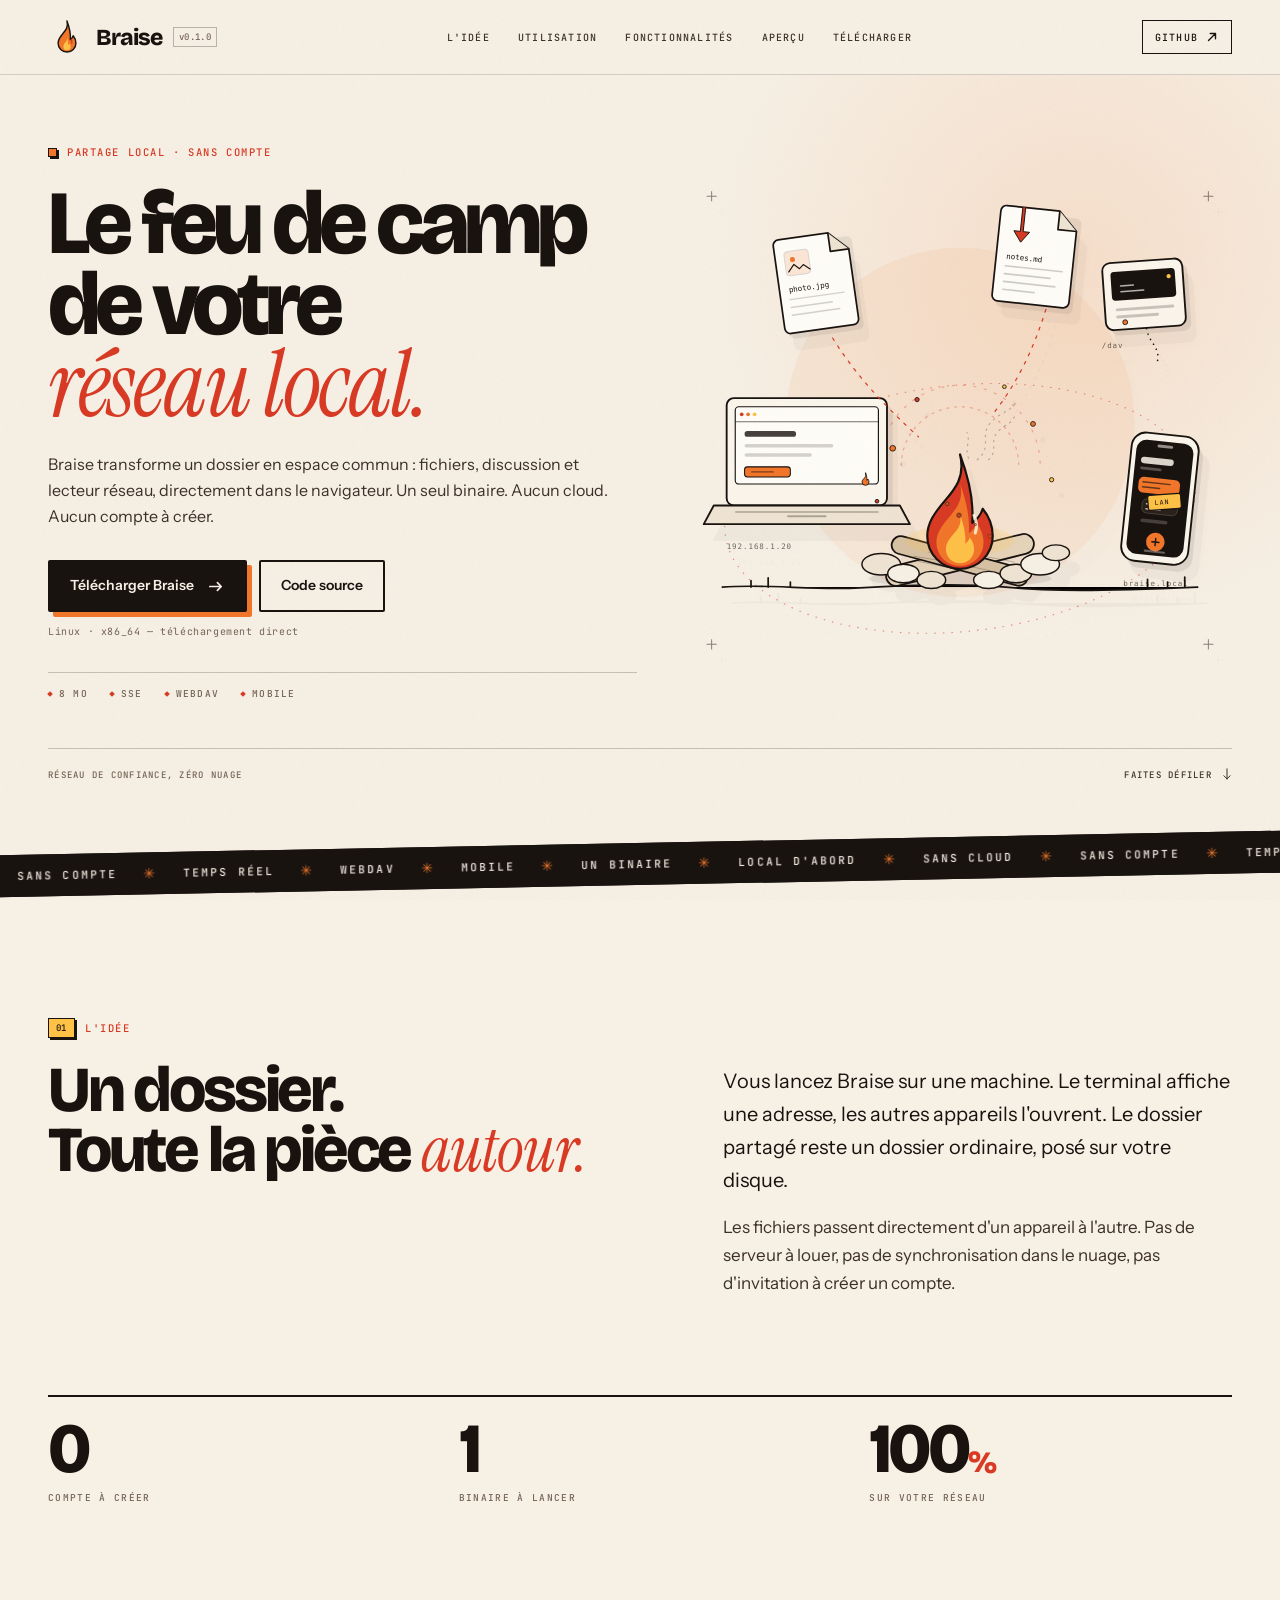
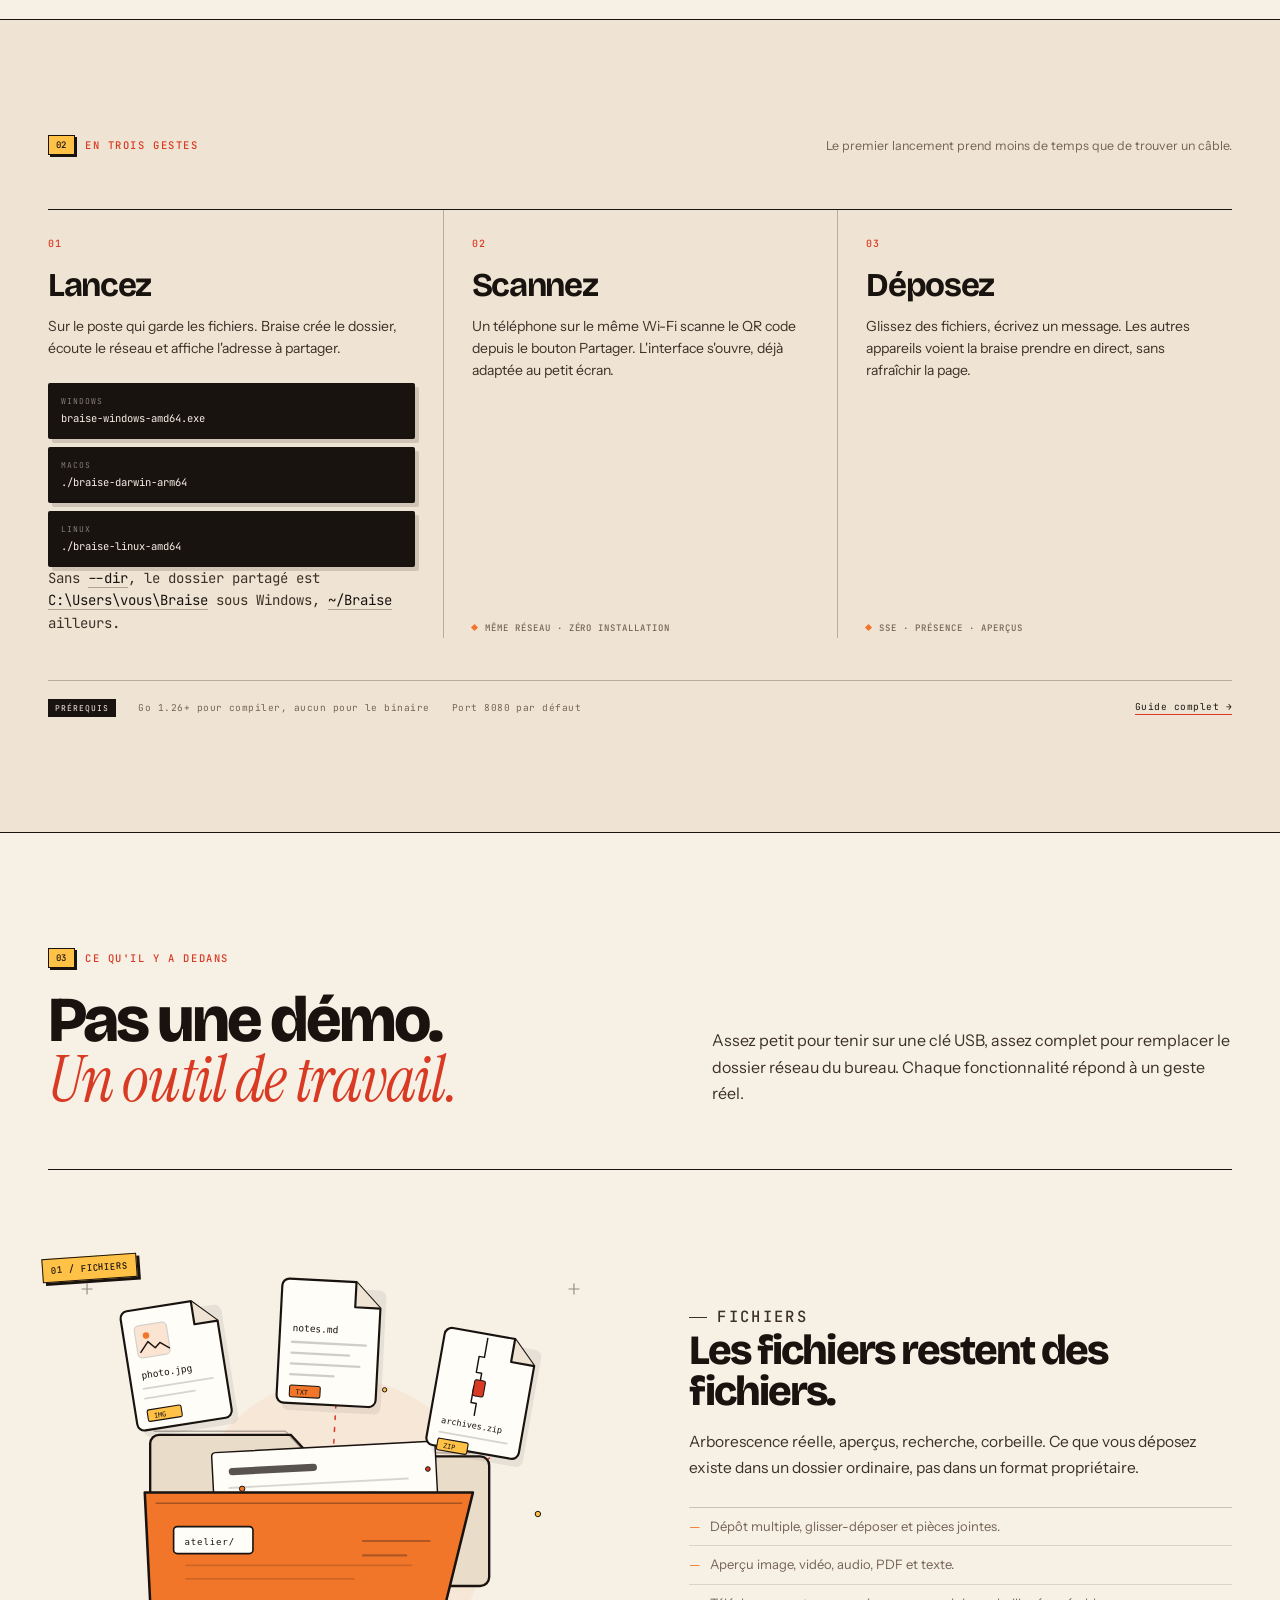
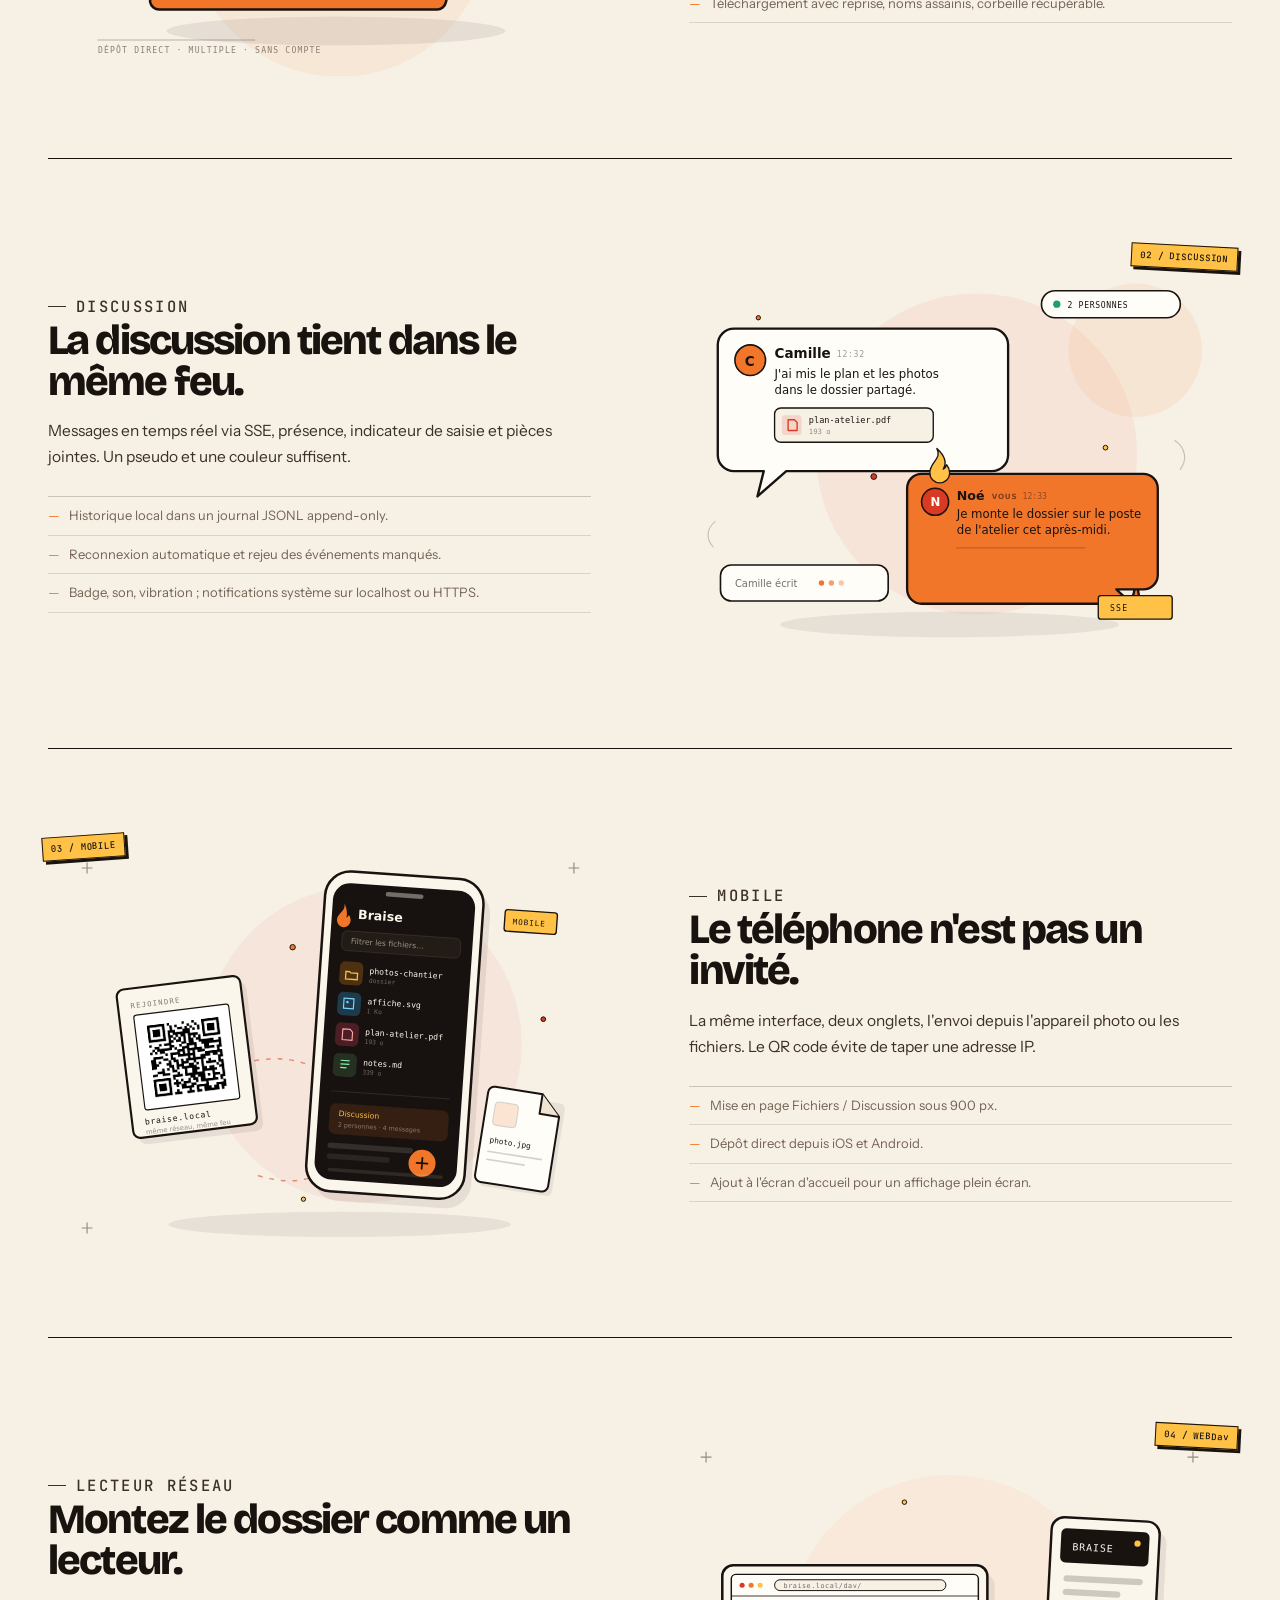
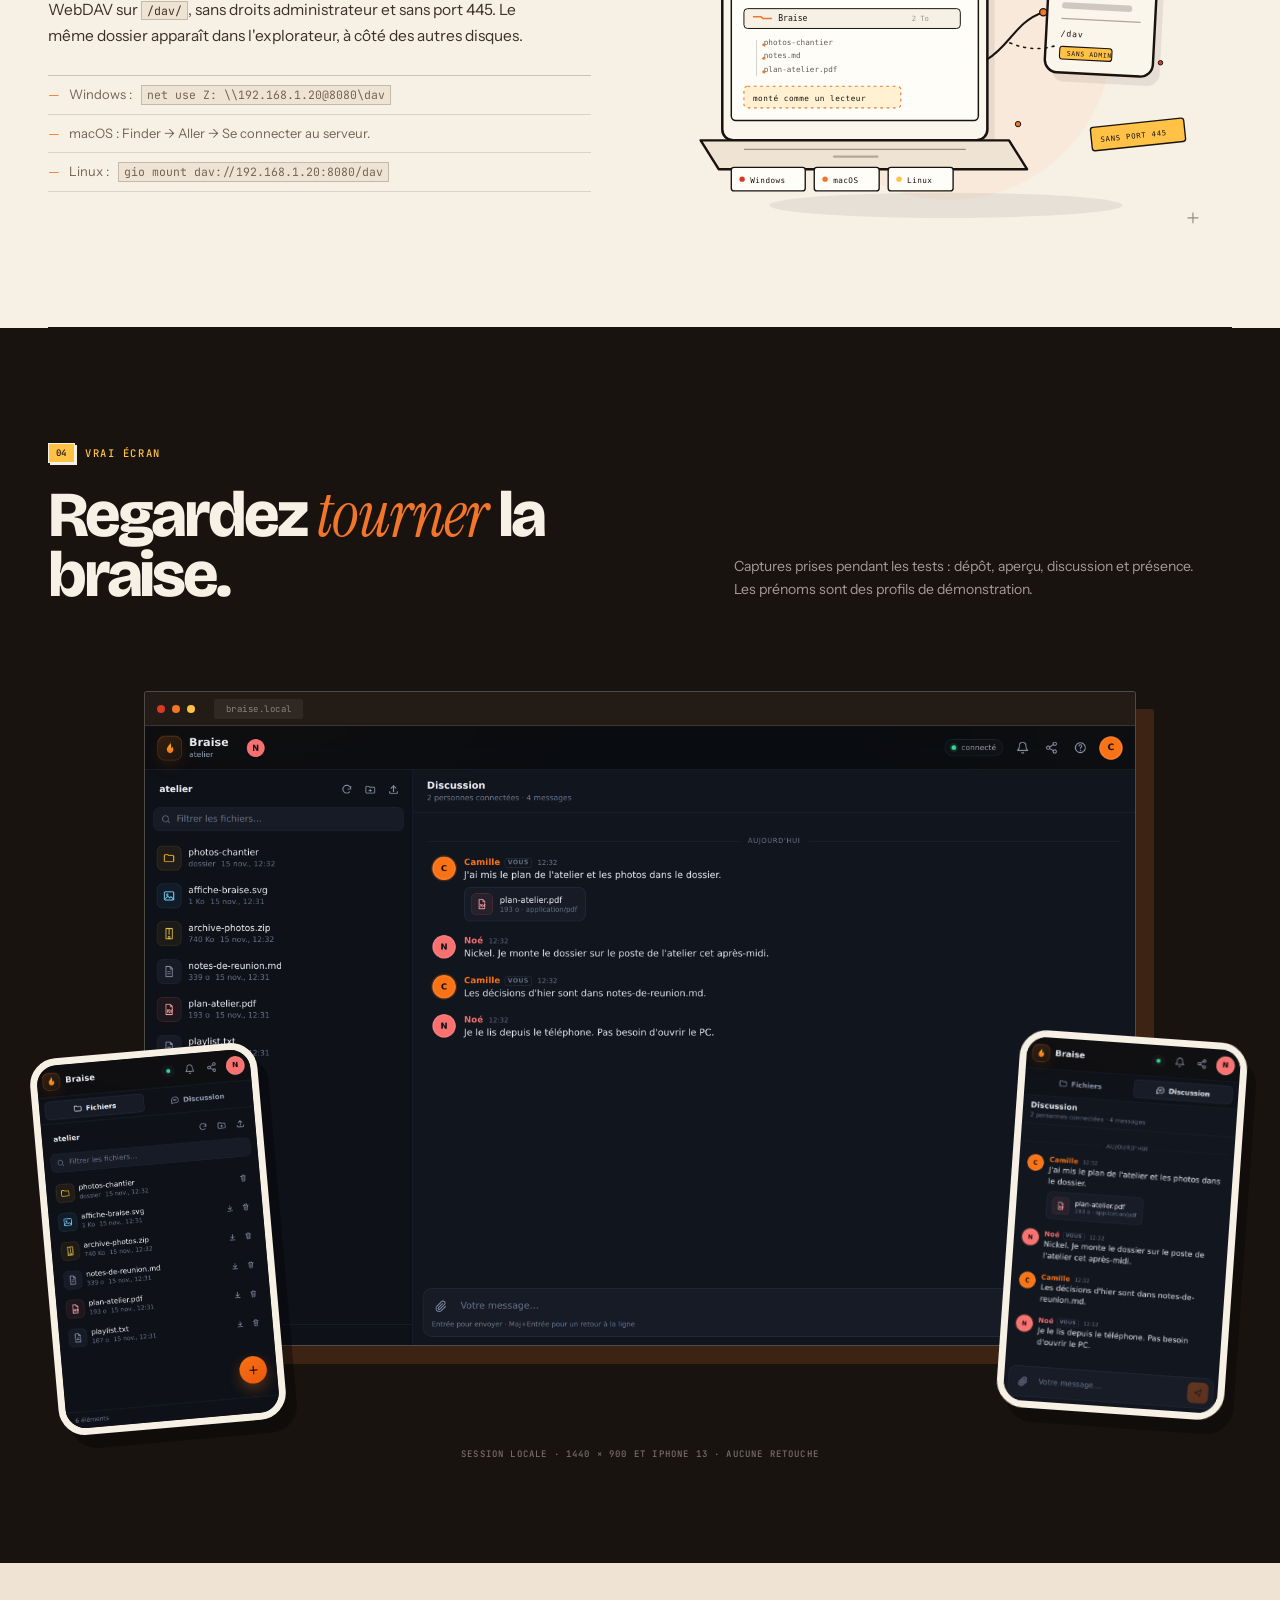
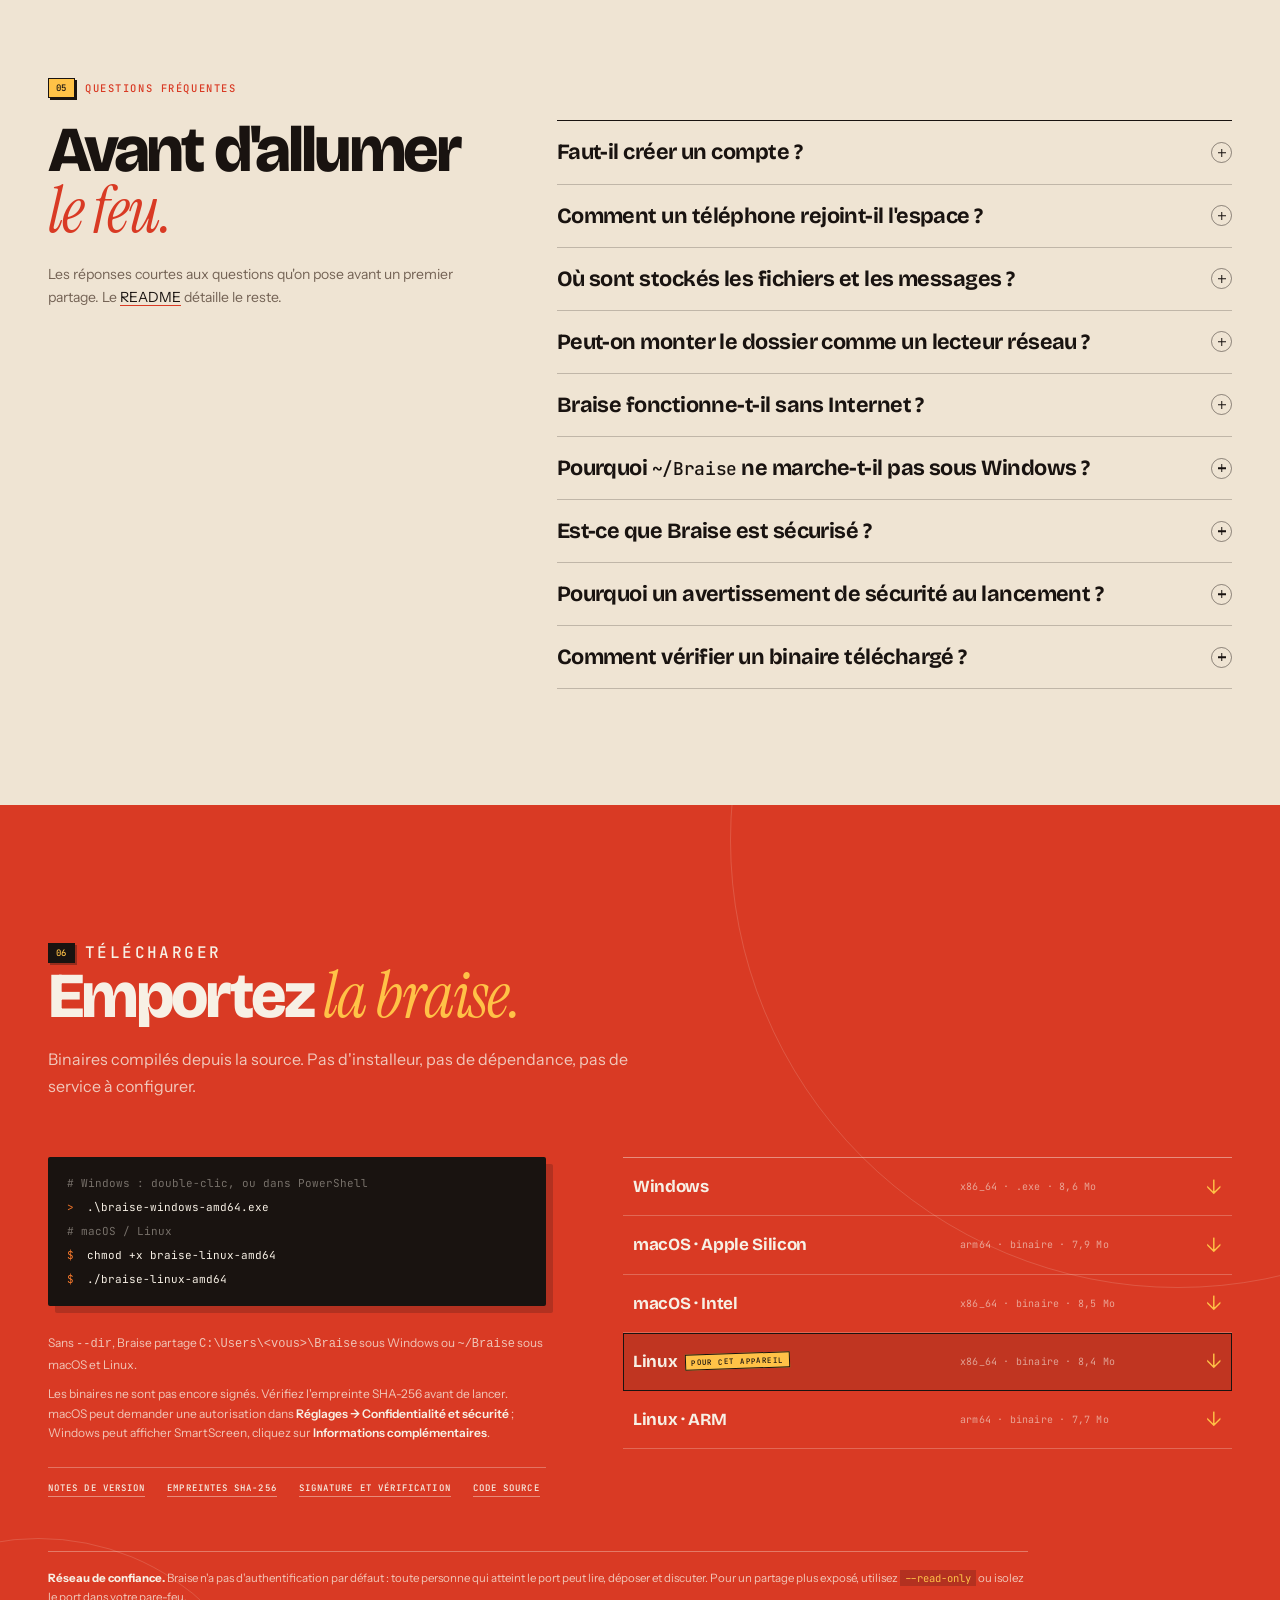
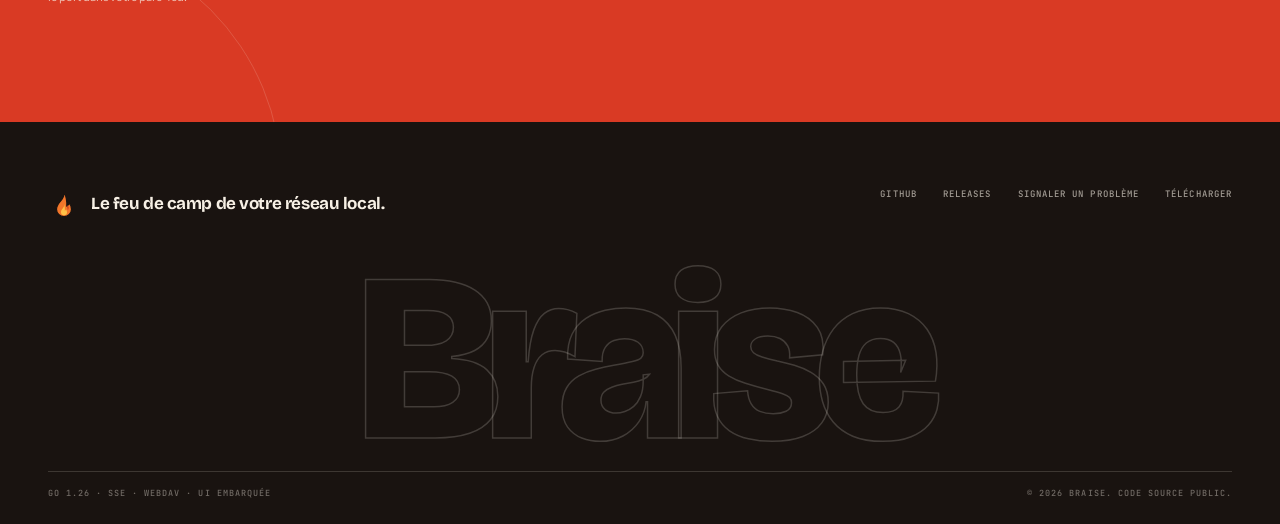
<file: docs/index.html>
<!doctype html>
<html lang="fr">
<head>
  <meta charset="utf-8">
  <meta name="viewport" content="width=device-width, initial-scale=1">
  <title>Braise — partage de fichiers local, chat et WebDAV</title>
  <meta name="description" content="Partagez fichiers et messages sur votre réseau local avec un seul binaire Go. Aperçus, QR code, WebDAV et mobile. Sans compte ni cloud.">
  <link rel="canonical" href="https://foudroyant.github.io/braise/">
  <meta name="robots" content="index, follow, max-image-preview:large, max-snippet:-1, max-video-preview:-1">
  <meta name="author" content="Stéphane Bamby Bazebibouta">
  <meta name="application-name" content="Braise">
  <meta name="keywords" content="partage de fichiers, réseau local, LAN, Go, WebDAV, chat, SSE, auto-hébergé, sans cloud">
  <meta name="theme-color" content="#f7f0e5">
  <meta name="color-scheme" content="light">
  <link rel="icon" href="assets/mark.svg" type="image/svg+xml">
  <link rel="sitemap" type="application/xml" href="sitemap.xml">

  <meta property="og:type" content="website">
  <meta property="og:site_name" content="Braise">
  <meta property="og:title" content="Braise — le feu de camp de votre réseau local">
  <meta property="og:description" content="Fichiers, discussion et lecteur réseau, dans le navigateur. Un binaire. Pas de compte. Pas de cloud.">
  <meta property="og:url" content="https://foudroyant.github.io/braise/">
  <meta property="og:image" content="https://foudroyant.github.io/braise/assets/og.png">
  <meta property="og:image:type" content="image/png">
  <meta property="og:image:width" content="1200">
  <meta property="og:image:height" content="630">
  <meta property="og:image:alt" content="Braise — le feu de camp de votre réseau local. Illustration d'un ordinateur, d'un téléphone et d'un feu de camp.">
  <meta property="og:locale" content="fr_FR">
  <meta name="twitter:card" content="summary_large_image">
  <meta name="twitter:title" content="Braise — le feu de camp de votre réseau local">
  <meta name="twitter:description" content="Partage de fichiers, discussion et WebDAV sur votre LAN. Un binaire Go, sans compte ni cloud.">
  <meta name="twitter:image" content="https://foudroyant.github.io/braise/assets/og.png">
  <meta name="twitter:image:alt" content="Braise — partage local, sans compte.">

  <link rel="preconnect" href="https://fonts.googleapis.com">
  <link rel="preconnect" href="https://fonts.gstatic.com" crossorigin>
  <link href="https://fonts.googleapis.com/css2?family=Bricolage+Grotesque:opsz,wght@12..96,400..800&amp;family=Instrument+Sans:ital,wght@0,400;0,500;0,600;1,400&amp;family=Instrument+Serif:ital@1&amp;family=JetBrains+Mono:wght@400;500&amp;display=swap" rel="stylesheet">
  <link rel="stylesheet" href="styles.css">

  <script type="application/ld+json">
  {
    "@context": "https://schema.org",
    "@graph": [
      {
        "@type": "WebSite",
        "@id": "https://foudroyant.github.io/braise/#website",
        "url": "https://foudroyant.github.io/braise/",
        "name": "Braise",
        "description": "Partage de fichiers, discussion et lecteur WebDAV sur votre réseau local.",
        "inLanguage": "fr-FR",
        "publisher": {
          "@type": "Person",
          "name": "Stéphane Bamby Bazebibouta",
          "url": "https://github.com/foudroyant"
        }
      },
      {
        "@type": "SoftwareApplication",
        "@id": "https://foudroyant.github.io/braise/#app",
        "name": "Braise",
        "alternateName": "Braise — partage local",
        "description": "Application de partage de fichiers, de discussion en temps réel et de montage WebDAV pour un réseau local. Un binaire Go, interface web embarquée, sans compte ni cloud.",
        "url": "https://foudroyant.github.io/braise/",
        "downloadUrl": "https://github.com/foudroyant/braise/releases/latest",
        "codeRepository": "https://github.com/foudroyant/braise",
        "softwareVersion": "0.1.0",
        "datePublished": "2026-11-15",
        "dateModified": "2026-11-16",
        "applicationCategory": "UtilitiesApplication",
        "applicationSubCategory": "File Sharing",
        "operatingSystem": "Windows, macOS, Linux, Android, iOS",
        "inLanguage": "fr-FR",
        "isAccessibleForFree": true,
        "softwareRequirements": "Aucune dépendance pour le binaire ; Go 1.26+ pour compiler.",
        "featureList": [
          "Partage de fichiers par glisser-déposer",
          "Discussion en temps réel avec SSE",
          "Aperçus, recherche et corbeille",
          "Montage WebDAV sur /dav/",
          "QR code et interface mobile",
          "Annonce mDNS braise.local"
        ],
        "screenshot": "https://foudroyant.github.io/braise/assets/screenshots/desktop.png",
        "image": "https://foudroyant.github.io/braise/assets/og.png",
        "author": {
          "@type": "Person",
          "name": "Stéphane Bamby Bazebibouta",
          "url": "https://github.com/foudroyant"
        },
        "offers": {
          "@type": "Offer",
          "price": "0",
          "priceCurrency": "EUR"
        }
      },
      {
        "@type": "FAQPage",
        "@id": "https://foudroyant.github.io/braise/#faq",
        "mainEntity": [
          {
            "@type": "Question",
            "name": "Faut-il créer un compte ?",
            "acceptedAnswer": {
              "@type": "Answer",
              "text": "Non. Au premier accès, vous choisissez un prénom et une couleur, conservés dans le navigateur. Il n'y a ni mot de passe ni inscription par défaut."
            }
          },
          {
            "@type": "Question",
            "name": "Comment un téléphone rejoint-il l'espace ?",
            "acceptedAnswer": {
              "@type": "Answer",
              "text": "Connectez le téléphone au même Wi-Fi, ouvrez le bouton Partager sur l'ordinateur et scannez le QR code. Vous pouvez aussi taper l'adresse affichée dans le terminal, par exemple http://192.168.1.20:8080."
            }
          },
          {
            "@type": "Question",
            "name": "Où sont stockés les fichiers et les messages ?",
            "acceptedAnswer": {
              "@type": "Answer",
              "text": "Les fichiers restent dans le dossier choisi avec --dir. Les messages et événements sont écrits dans .braise/events.jsonl, dans ce même dossier. Rien n'est envoyé vers un service externe."
            }
          },
          {
            "@type": "Question",
            "name": "Peut-on monter le dossier comme un lecteur réseau ?",
            "acceptedAnswer": {
              "@type": "Answer",
              "text": "Oui, via WebDAV sur /dav/. Windows utilise net use, macOS passe par Finder, Linux par gio mount. Aucun droit administrateur ni port 445 n'est nécessaire."
            }
          },
          {
            "@type": "Question",
            "name": "Braise fonctionne-t-il sans Internet ?",
            "acceptedAnswer": {
              "@type": "Answer",
              "text": "Oui. Le serveur, l'interface et les échanges restent sur le réseau local. Internet n'est utile que pour télécharger le binaire ou les polices du site public."
            }
          },
          {
            "@type": "Question",
            "name": "Pourquoi ~/Braise ne marche-t-il pas sous Windows ?",
            "acceptedAnswer": {
              "@type": "Answer",
              "text": "~ est un raccourci du dossier personnel propre aux shells macOS et Linux. Braise ne l'interprète pas lui-même. Sous Windows, indiquez un chemin réel comme C:\\Braise ou %USERPROFILE%\\Braise, ou omettez --dir : le dossier par défaut sera C:\\Users\\<vous>\\Braise. -/Braise n'est pas valide, et /Braise désigne la racine du disque, pas votre dossier personnel."
            }
          },
          {
            "@type": "Question",
            "name": "Est-ce que Braise est sécurisé ?",
            "acceptedAnswer": {
              "@type": "Answer",
              "text": "Braise est conçu pour un réseau de confiance : il n'y a pas d'authentification par défaut. Utilisez --read-only ou le pare-feu pour un partage plus exposé, et ne l'ouvrez pas directement sur Internet."
            }
          },
          {
            "@type": "Question",
            "name": "Pourquoi un avertissement de sécurité au lancement ?",
            "acceptedAnswer": {
              "@type": "Answer",
              "text": "Les binaires de Braise ne sont pas encore signés. Windows SmartScreen et macOS Gatekeeper signalent donc un éditeur non identifié. Ce n'est pas la preuve d'un virus : vérifiez l'empreinte SHA-256 avant de lancer, ou compilez depuis la source. Pour continuer : Windows → Informations complémentaires → Exécuter quand même ; macOS → clic droit → Ouvrir, ou Réglages → Confidentialité et sécurité → Ouvrir quand même. Ne désactivez pas la protection globale du système."
            }
          },
          {
            "@type": "Question",
            "name": "Comment vérifier un binaire téléchargé ?",
            "acceptedAnswer": {
              "@type": "Answer",
              "text": "Téléchargez checksums.txt à côté du binaire, puis calculez l'empreinte SHA-256 : Get-FileHash sous Windows, shasum -a 256 sous macOS, sha256sum sous Linux. Elle doit correspondre exactement à la ligne du fichier. La procédure complète et le modèle de politique de signature sont dans SIGNING.md."
            }
          }
        ]
      }
    ]
  }
  </script>
</head>
<body>
  <a class="skip-link" href="#contenu">Aller au contenu</a>

  <header class="topbar" id="top">
    <div class="wrap topbar-inner">
      <a class="brand" href="#top" aria-label="Braise, revenir en haut">
        <img src="assets/mark.svg" alt="" width="40" height="40">
        <span class="brand-name">Braise</span>
        <span class="brand-version">v0.1.0</span>
      </a>

      <nav class="nav" aria-label="Sections">
        <a href="#idee">L'idée</a>
        <a href="#utilisation">Utilisation</a>
        <a href="#fonctionnalites">Fonctionnalités</a>
        <a href="#apercu">Aperçu</a>
        <a href="#telecharger">Télécharger</a>
      </nav>

      <a class="topbar-github" href="https://github.com/foudroyant/braise" rel="noopener">
        GitHub
        <svg viewBox="0 0 16 16" aria-hidden="true"><path d="M4 12 12 4M6 4h6v6" fill="none" stroke="currentColor" stroke-width="1.6" stroke-linecap="round" stroke-linejoin="round"/></svg>
      </a>
    </div>
  </header>

  <main id="contenu">
    <section class="hero" aria-labelledby="hero-title">
      <div class="wrap hero-grid">
        <div class="hero-copy">
          <p class="eyebrow"><span class="eyebrow-mark" aria-hidden="true"></span>Partage local · sans compte</p>
          <h1 id="hero-title">
            <span class="line"><span>Le feu de camp</span></span>
            <span class="line"><span>de votre</span></span>
            <span class="line"><span><em>réseau local.</em></span></span>
          </h1>
          <p class="lede">Braise transforme un dossier en espace commun : fichiers, discussion et lecteur réseau, directement dans le navigateur. Un seul binaire. Aucun cloud. Aucun compte à créer.</p>

          <div class="cta">
            <a class="btn btn-primary" id="hero-download" href="#telecharger">
              Télécharger Braise
              <svg viewBox="0 0 20 20" aria-hidden="true"><path d="M4 10h12m0 0-4-4m4 4-4 4" fill="none" stroke="currentColor" stroke-width="1.8" stroke-linecap="round" stroke-linejoin="round"/></svg>
            </a>
            <a class="btn btn-ghost" href="https://github.com/foudroyant/braise" rel="noopener">Code source</a>
          </div>
          <p class="cta-note" id="hero-os">Windows · macOS · Linux — sans installeur</p>

          <ul class="specs" aria-label="Points clés">
            <li>8 Mo</li>
            <li>SSE</li>
            <li>WebDAV</li>
            <li>Mobile</li>
          </ul>
        </div>

        <div class="hero-art">
          <img src="assets/hero.svg" fetchpriority="high" alt="Un feu de camp relie un ordinateur, un téléphone et un disque sur un réseau local." width="760" height="700">
          <span class="ember ember-1" aria-hidden="true"></span>
          <span class="ember ember-2" aria-hidden="true"></span>
          <span class="ember ember-3" aria-hidden="true"></span>
          <span class="ember ember-4" aria-hidden="true"></span>
          <span class="ember ember-5" aria-hidden="true"></span>
          <span class="ember ember-6" aria-hidden="true"></span>
        </div>
      </div>

      <div class="wrap hero-foot">
        <span>Réseau de confiance, zéro nuage</span>
        <a href="#idee" class="scroll-cue" aria-label="Descendre vers l'idée">
          Faites défiler
          <svg viewBox="0 0 16 22" aria-hidden="true"><path d="M8 2v16m0 0 5-5m-5 5-5-5" fill="none" stroke="currentColor" stroke-width="1.6" stroke-linecap="round" stroke-linejoin="round"/></svg>
        </a>
      </div>
    </section>

    <div class="marquee-wrap" aria-hidden="true">
      <div class="marquee">
        <div class="marquee-track">
          <div class="marquee-group">
            <span>Sans cloud</span><span class="sep">✳</span>
            <span>Sans compte</span><span class="sep">✳</span>
            <span>Temps réel</span><span class="sep">✳</span>
            <span>WebDAV</span><span class="sep">✳</span>
            <span>Mobile</span><span class="sep">✳</span>
            <span>Un binaire</span><span class="sep">✳</span>
            <span>Local d'abord</span><span class="sep">✳</span>
          </div>
          <div class="marquee-group">
            <span>Sans cloud</span><span class="sep">✳</span>
            <span>Sans compte</span><span class="sep">✳</span>
            <span>Temps réel</span><span class="sep">✳</span>
            <span>WebDAV</span><span class="sep">✳</span>
            <span>Mobile</span><span class="sep">✳</span>
            <span>Un binaire</span><span class="sep">✳</span>
            <span>Local d'abord</span><span class="sep">✳</span>
          </div>
        </div>
      </div>
    </div>

    <section class="section intro" id="idee">
      <div class="wrap">
        <p class="section-label"><span>01</span> L'idée</p>
        <div class="intro-grid">
          <h2 class="reveal">Un dossier.<br>Toute la pièce <em>autour.</em></h2>
          <div class="intro-prose reveal">
            <p>Vous lancez Braise sur une machine. Le terminal affiche une adresse, les autres appareils l'ouvrent. Le dossier partagé reste un dossier ordinaire, posé sur votre disque.</p>
            <p>Les fichiers passent directement d'un appareil à l'autre. Pas de serveur à louer, pas de synchronisation dans le nuage, pas d'invitation à créer un compte.</p>
          </div>
        </div>

        <div class="stats reveal" aria-label="Chiffres clés">
          <div class="stat">
            <strong>0</strong>
            <span>compte à créer</span>
          </div>
          <div class="stat">
            <strong>1</strong>
            <span>binaire à lancer</span>
          </div>
          <div class="stat">
            <strong>100<span>%</span></strong>
            <span>sur votre réseau</span>
          </div>
        </div>
      </div>
    </section>

    <section class="section steps" id="utilisation">
      <div class="wrap">
        <div class="steps-head">
          <p class="section-label"><span>02</span> En trois gestes</p>
          <p class="steps-note">Le premier lancement prend moins de temps que de trouver un câble.</p>
        </div>

        <ol class="step-list">
          <li class="step reveal">
            <span class="step-no">01</span>
            <h3>Lancez</h3>
            <p>Sur le poste qui garde les fichiers. Braise crée le dossier, écoute le réseau et affiche l'adresse à partager.</p>
            <div class="cmd-stack">
              <code class="cmd"><span class="cmd-os">Windows</span>braise-windows-amd64.exe</code>
              <code class="cmd"><span class="cmd-os">macOS</span>./braise-darwin-arm64</code>
              <code class="cmd"><span class="cmd-os">Linux</span>./braise-linux-amd64</code>
            </div>
            <p class="cmd-note">Sans <code>--dir</code>, le dossier partagé est <code>C:\Users\vous\Braise</code> sous Windows, <code>~/Braise</code> ailleurs.</p>
          </li>
          <li class="step reveal">
            <span class="step-no">02</span>
            <h3>Scannez</h3>
            <p>Un téléphone sur le même Wi-Fi scanne le QR code depuis le bouton Partager. L'interface s'ouvre, déjà adaptée au petit écran.</p>
            <span class="step-tag">même réseau · zéro installation</span>
          </li>
          <li class="step reveal">
            <span class="step-no">03</span>
            <h3>Déposez</h3>
            <p>Glissez des fichiers, écrivez un message. Les autres appareils voient la braise prendre en direct, sans rafraîchir la page.</p>
            <span class="step-tag">SSE · présence · aperçus</span>
          </li>
        </ol>

        <p class="steps-foot">
          <span class="steps-foot-label">Prérequis</span>
          <span>Go 1.26+ pour compiler, aucun pour le binaire</span>
          <span>Port 8080 par défaut</span>
          <a href="https://github.com/foudroyant/braise/blob/main/README.md">Guide complet<span aria-hidden="true"> →</span></a>
        </p>
      </div>
    </section>

    <section class="section features" id="fonctionnalites">
      <div class="wrap">
        <header class="features-head">
          <p class="section-label"><span>03</span> Ce qu'il y a dedans</p>
          <div class="features-title">
            <h2 class="reveal">Pas une démo.<br><em>Un outil de travail.</em></h2>
            <p class="features-lede reveal">Assez petit pour tenir sur une clé USB, assez complet pour remplacer le dossier réseau du bureau. Chaque fonctionnalité répond à un geste réel.</p>
          </div>
        </header>

        <article class="feature reveal">
          <div class="feature-art">
            <img src="assets/files.svg" loading="lazy" decoding="async" alt="Des fichiers tombent dans un dossier ouvert." width="600" height="460">
            <span class="art-tag">01 / FICHIERS</span>
          </div>
          <div class="feature-copy">
            <p class="feature-kicker">Fichiers</p>
            <h3>Les fichiers restent des fichiers.</h3>
            <p>Arborescence réelle, aperçus, recherche, corbeille. Ce que vous déposez existe dans un dossier ordinaire, pas dans un format propriétaire.</p>
            <ul class="details">
              <li>Dépôt multiple, glisser-déposer et pièces jointes.</li>
              <li>Aperçu image, vidéo, audio, PDF et texte.</li>
              <li>Téléchargement avec reprise, noms assainis, corbeille récupérable.</li>
            </ul>
          </div>
        </article>

        <article class="feature feature-reverse reveal">
          <div class="feature-art">
            <img src="assets/chat.svg" loading="lazy" decoding="async" alt="Deux bulles de discussion reliées par une flamme." width="600" height="460">
            <span class="art-tag art-tag-right">02 / DISCUSSION</span>
          </div>
          <div class="feature-copy">
            <p class="feature-kicker">Discussion</p>
            <h3>La discussion tient dans le même feu.</h3>
            <p>Messages en temps réel via SSE, présence, indicateur de saisie et pièces jointes. Un pseudo et une couleur suffisent.</p>
            <ul class="details">
              <li>Historique local dans un journal JSONL append-only.</li>
              <li>Reconnexion automatique et rejeu des événements manqués.</li>
              <li>Badge, son, vibration ; notifications système sur localhost ou HTTPS.</li>
            </ul>
          </div>
        </article>

        <article class="feature reveal">
          <div class="feature-art">
            <img src="assets/mobile.svg" loading="lazy" decoding="async" alt="Un téléphone affiche Braise et un QR code pour le rejoindre." width="600" height="460">
            <span class="art-tag">03 / MOBILE</span>
          </div>
          <div class="feature-copy">
            <p class="feature-kicker">Mobile</p>
            <h3>Le téléphone n'est pas un invité.</h3>
            <p>La même interface, deux onglets, l'envoi depuis l'appareil photo ou les fichiers. Le QR code évite de taper une adresse IP.</p>
            <ul class="details">
              <li>Mise en page Fichiers / Discussion sous 900 px.</li>
              <li>Dépôt direct depuis iOS et Android.</li>
              <li>Ajout à l'écran d'accueil pour un affichage plein écran.</li>
            </ul>
          </div>
        </article>

        <article class="feature feature-reverse reveal">
          <div class="feature-art">
            <img src="assets/mount.svg" loading="lazy" decoding="async" alt="Un ordinateur et un disque reliés, avec les étiquettes Windows, macOS et Linux." width="600" height="460">
            <span class="art-tag art-tag-right">04 / WEBDav</span>
          </div>
          <div class="feature-copy">
            <p class="feature-kicker">Lecteur réseau</p>
            <h3>Montez le dossier comme un lecteur.</h3>
            <p>WebDAV sur <code>/dav/</code>, sans droits administrateur et sans port 445. Le même dossier apparaît dans l'explorateur, à côté des autres disques.</p>
            <ul class="details">
              <li>Windows : <code>net use Z: \\192.168.1.20@8080\dav</code></li>
              <li>macOS : Finder → Aller → Se connecter au serveur.</li>
              <li>Linux : <code>gio mount dav://192.168.1.20:8080/dav</code></li>
            </ul>
          </div>
        </article>
      </div>
    </section>

    <section class="section screens" id="apercu">
      <div class="wrap">
        <p class="section-label section-label-light"><span>04</span> Vrai écran</p>
        <div class="screens-head">
          <h2 class="reveal">Regardez <em>tourner</em> la braise.</h2>
          <p class="reveal">Captures prises pendant les tests : dépôt, aperçu, discussion et présence. Les prénoms sont des profils de démonstration.</p>
        </div>
      </div>

      <div class="wrap screen-stage">
        <figure class="browser-frame">
          <div class="browser-bar" aria-hidden="true">
            <span class="browser-dot dot-red"></span>
            <span class="browser-dot dot-orange"></span>
            <span class="browser-dot dot-amber"></span>
            <span class="browser-url">braise.local</span>
          </div>
          <img src="assets/screenshots/desktop.png" loading="lazy" decoding="async" alt="Braise sur ordinateur : liste de fichiers à gauche, discussion à droite." width="2880" height="1800">
        </figure>
        <figure class="phone phone-a">
          <img src="assets/screenshots/mobile-files.png" loading="lazy" decoding="async" alt="Braise sur téléphone, onglet Fichiers." width="1170" height="2532">
        </figure>
        <figure class="phone phone-b">
          <img src="assets/screenshots/mobile-chat.png" loading="lazy" decoding="async" alt="Braise sur téléphone, onglet Discussion." width="1170" height="2532">
        </figure>
      </div>
      <p class="screen-caption">Session locale · 1440 × 900 et iPhone 13 · aucune retouche</p>
    </section>

    <section class="section faq" id="faq">
      <div class="wrap">
        <p class="section-label"><span>05</span> Questions fréquentes</p>

        <div class="faq-grid">
          <div class="faq-head reveal">
            <h2>Avant d'allumer <em>le&nbsp;feu.</em></h2>
            <p>Les réponses courtes aux questions qu'on pose avant un premier partage. Le <a href="https://github.com/foudroyant/braise/blob/main/README.md">README</a> détaille le reste.</p>
          </div>

          <div class="faq-list reveal">
            <details class="faq-item">
              <summary>
                <span class="faq-q">Faut-il créer un compte ?</span>
                <span class="faq-plus" aria-hidden="true"></span>
              </summary>
              <div class="faq-a">
                <p>Non. Au premier accès, vous choisissez un prénom et une couleur, conservés dans le navigateur. Il n'y a ni mot de passe ni inscription par défaut.</p>
              </div>
            </details>

            <details class="faq-item">
              <summary>
                <span class="faq-q">Comment un téléphone rejoint-il l'espace ?</span>
                <span class="faq-plus" aria-hidden="true"></span>
              </summary>
              <div class="faq-a">
                <p>Connectez le téléphone au même Wi-Fi, ouvrez le bouton <strong>Partager</strong> sur l'ordinateur et scannez le QR code. Vous pouvez aussi taper l'adresse affichée dans le terminal, par exemple <code>http://192.168.1.20:8080</code>.</p>
              </div>
            </details>

            <details class="faq-item">
              <summary>
                <span class="faq-q">Où sont stockés les fichiers et les messages ?</span>
                <span class="faq-plus" aria-hidden="true"></span>
              </summary>
              <div class="faq-a">
                <p>Les fichiers restent dans le dossier choisi avec <code>--dir</code>. Les messages et événements sont écrits dans <code>.braise/events.jsonl</code>, dans ce même dossier. Rien n'est envoyé vers un service externe.</p>
              </div>
            </details>

            <details class="faq-item">
              <summary>
                <span class="faq-q">Peut-on monter le dossier comme un lecteur réseau ?</span>
                <span class="faq-plus" aria-hidden="true"></span>
              </summary>
              <div class="faq-a">
                <p>Oui, via WebDAV sur <code>/dav/</code>. Windows utilise <code>net use</code>, macOS passe par Finder, Linux par <code>gio mount</code>. Aucun droit administrateur ni port 445 n'est nécessaire.</p>
              </div>
            </details>

            <details class="faq-item">
              <summary>
                <span class="faq-q">Braise fonctionne-t-il sans Internet ?</span>
                <span class="faq-plus" aria-hidden="true"></span>
              </summary>
              <div class="faq-a">
                <p>Oui. Le serveur, l'interface et les échanges restent sur le réseau local. Internet n'est utile que pour télécharger le binaire ou les polices du site public.</p>
              </div>
            </details>

            <details class="faq-item">
              <summary>
                <span class="faq-q">Pourquoi <code>~/Braise</code> ne marche-t-il pas sous Windows ?</span>
                <span class="faq-plus" aria-hidden="true"></span>
              </summary>
              <div class="faq-a">
                <p><code>~</code> est un raccourci du dossier personnel propre aux shells macOS et Linux. Braise ne l'interprète pas lui-même. Sous Windows, indiquez un chemin réel comme <code>C:\Braise</code> ou <code>%USERPROFILE%\Braise</code>, ou omettez <code>--dir</code> : le dossier par défaut sera <code>C:\Users\vous\Braise</code>. <code>-/Braise</code> n'est pas valide, et <code>/Braise</code> désigne la racine du disque, pas votre dossier personnel.</p>
              </div>
            </details>

            <details class="faq-item">
              <summary>
                <span class="faq-q">Est-ce que Braise est sécurisé ?</span>
                <span class="faq-plus" aria-hidden="true"></span>
              </summary>
              <div class="faq-a">
                <p>Braise est conçu pour un réseau de confiance : il n'y a pas d'authentification par défaut. Utilisez <code>--read-only</code> ou le pare-feu pour un partage plus exposé, et ne l'ouvrez pas directement sur Internet.</p>
              </div>
            </details>

            <details class="faq-item">
              <summary>
                <span class="faq-q">Pourquoi un avertissement de sécurité au lancement ?</span>
                <span class="faq-plus" aria-hidden="true"></span>
              </summary>
              <div class="faq-a">
                <p>Les binaires de Braise ne sont pas encore signés. Windows SmartScreen et macOS Gatekeeper signalent donc un éditeur non identifié. Ce n'est pas la preuve d'un virus : vérifiez l'empreinte SHA-256 avant de lancer, ou compilez depuis la source. Pour continuer : Windows → <strong>Informations complémentaires</strong> → <strong>Exécuter quand même</strong> ; macOS → clic droit → <strong>Ouvrir</strong>, ou <strong>Réglages → Confidentialité et sécurité → Ouvrir quand même</strong>. Ne désactivez pas la protection globale du système.</p>
              </div>
            </details>

            <details class="faq-item">
              <summary>
                <span class="faq-q">Comment vérifier un binaire téléchargé ?</span>
                <span class="faq-plus" aria-hidden="true"></span>
              </summary>
              <div class="faq-a">
                <p>Téléchargez <code>checksums.txt</code> à côté du binaire, puis calculez l'empreinte SHA-256 : <code>Get-FileHash</code> sous Windows, <code>shasum -a 256</code> sous macOS, <code>sha256sum</code> sous Linux. Elle doit correspondre exactement à la ligne du fichier. La procédure complète et le modèle de politique de signature sont dans <a href="https://github.com/foudroyant/braise/blob/main/SIGNING.md">SIGNING.md</a>.</p>
              </div>
            </details>
          </div>
        </div>
      </div>
    </section>

    <section class="section download" id="telecharger">
      <div class="wrap">
        <div class="download-head">
          <p class="section-label section-label-light"><span>06</span> Télécharger</p>
          <h2>Emportez <em>la braise.</em></h2>
          <p>Binaires compilés depuis la source. Pas d'installeur, pas de dépendance, pas de service à configurer.</p>
        </div>

        <div class="download-grid">
          <div class="download-copy">
            <div class="terminal" aria-label="Commande de lancement">
              <span class="terminal-line comment"># Windows : double-clic, ou dans PowerShell</span>
              <span class="terminal-line"><span class="prompt">&gt;</span> .\braise-windows-amd64.exe</span>
              <span class="terminal-line comment"># macOS / Linux</span>
              <span class="terminal-line"><span class="prompt">$</span> chmod +x braise-linux-amd64</span>
              <span class="terminal-line"><span class="prompt">$</span> ./braise-linux-amd64</span>
            </div>

            <p class="download-note">Sans <code>--dir</code>, Braise partage <code>C:\Users\&lt;vous&gt;\Braise</code> sous Windows ou <code>~/Braise</code> sous macOS et Linux.</p>

            <p class="download-note download-note-sub">Les binaires ne sont pas encore signés. Vérifiez l'empreinte SHA-256 avant de lancer. macOS peut demander une autorisation dans <strong>Réglages → Confidentialité et sécurité</strong> ; Windows peut afficher SmartScreen, cliquez sur <strong>Informations complémentaires</strong>.</p>

            <div class="download-links">
              <a href="https://github.com/foudroyant/braise/releases/latest" rel="noopener">Notes de version</a>
              <a href="https://github.com/foudroyant/braise/releases/latest/download/checksums.txt" rel="noopener">Empreintes SHA-256</a>
              <a href="https://github.com/foudroyant/braise/blob/main/SIGNING.md" rel="noopener">Signature et vérification</a>
              <a href="https://github.com/foudroyant/braise" rel="noopener">Code source</a>
            </div>
          </div>

          <div class="os-list" aria-label="Téléchargements par système">
            <a class="os-row" data-key="windows-amd64" href="https://github.com/foudroyant/braise/releases/latest/download/braise-windows-amd64.exe" rel="noopener">
              <span class="os-name">Windows<span class="rec-tag">pour cet appareil</span></span>
              <span class="os-meta">x86_64 · .exe · 8,6 Mo</span>
              <span class="os-arrow" aria-hidden="true">↓</span>
            </a>
            <a class="os-row" data-key="darwin-arm64" data-group="mac" href="https://github.com/foudroyant/braise/releases/latest/download/braise-darwin-arm64" rel="noopener">
              <span class="os-name">macOS · Apple Silicon<span class="rec-tag">pour cet appareil</span></span>
              <span class="os-meta">arm64 · binaire · 7,9 Mo</span>
              <span class="os-arrow" aria-hidden="true">↓</span>
            </a>
            <a class="os-row" data-key="darwin-amd64" data-group="mac" href="https://github.com/foudroyant/braise/releases/latest/download/braise-darwin-amd64" rel="noopener">
              <span class="os-name">macOS · Intel<span class="rec-tag">pour cet appareil</span></span>
              <span class="os-meta">x86_64 · binaire · 8,5 Mo</span>
              <span class="os-arrow" aria-hidden="true">↓</span>
            </a>
            <a class="os-row" data-key="linux-amd64" href="https://github.com/foudroyant/braise/releases/latest/download/braise-linux-amd64" rel="noopener">
              <span class="os-name">Linux<span class="rec-tag">pour cet appareil</span></span>
              <span class="os-meta">x86_64 · binaire · 8,4 Mo</span>
              <span class="os-arrow" aria-hidden="true">↓</span>
            </a>
            <a class="os-row" data-key="linux-arm64" href="https://github.com/foudroyant/braise/releases/latest/download/braise-linux-arm64" rel="noopener">
              <span class="os-name">Linux · ARM<span class="rec-tag">pour cet appareil</span></span>
              <span class="os-meta">arm64 · binaire · 7,7 Mo</span>
              <span class="os-arrow" aria-hidden="true">↓</span>
            </a>
          </div>
        </div>

        <p class="security-note"><strong>Réseau de confiance.</strong> Braise n'a pas d'authentification par défaut : toute personne qui atteint le port peut lire, déposer et discuter. Pour un partage plus exposé, utilisez <code>--read-only</code> ou isolez le port dans votre pare-feu.</p>
      </div>
    </section>
  </main>

  <footer class="footer">
    <div class="wrap">
      <div class="footer-top">
        <div class="footer-brand">
          <img src="assets/mark.svg" alt="" width="34" height="34">
          <p>Le feu de camp de votre réseau local.</p>
        </div>
        <nav class="footer-nav" aria-label="Liens">
          <a href="https://github.com/foudroyant/braise" rel="noopener">GitHub</a>
          <a href="https://github.com/foudroyant/braise/releases" rel="noopener">Releases</a>
          <a href="https://github.com/foudroyant/braise/issues" rel="noopener">Signaler un problème</a>
          <a href="#telecharger">Télécharger</a>
        </nav>
      </div>

      <div class="footer-word" aria-hidden="true">Braise</div>

      <div class="footer-bottom">
        <span>Go 1.26 · SSE · WebDAV · UI embarquée</span>
        <span>© <span id="year">2026</span> Braise. Code source public.</span>
      </div>
    </div>
  </footer>

  <script src="assets/vendor/gsap.min.js"></script>
  <script src="assets/vendor/ScrollTrigger.min.js"></script>
  <script src="site.js"></script>
</body>
</html>
</file>
<file: docs/styles.css>
/* Braise — page publique
   Palette : papier, encre, rouge, orange, un peu de noir. */

:root {
  --paper: #f7f0e5;
  --paper-2: #efe4d3;
  --paper-3: #e4d6c1;
  --white: #fffdf8;
  --ink: #191310;
  --ink-2: #241c16;
  --ink-soft: #3d3028;
  --muted: #756456;
  --red: #d93a24;
  --red-deep: #b52c18;
  --orange: #f2762a;
  --amber: #ffc247;
  --green: #1e9e6a;
  --display: "Bricolage Grotesque", "Arial Black", sans-serif;
  --body: "Instrument Sans", "Helvetica Neue", Arial, sans-serif;
  --serif: "Instrument Serif", Georgia, serif;
  --mono: "JetBrains Mono", ui-monospace, SFMono-Regular, Menlo, monospace;
  --max: 1220px;
  --gutter: clamp(20px, 4vw, 48px);
}

*,
*::before,
*::after { box-sizing: border-box; }

html {
  scroll-behavior: smooth;
  -webkit-text-size-adjust: 100%;
}

body {
  margin: 0;
  background: var(--paper);
  color: var(--ink);
  font-family: var(--body);
  font-size: 17px;
  line-height: 1.6;
  -webkit-font-smoothing: antialiased;
  overflow-x: hidden;
}

body::after {
  content: "";
  position: fixed;
  inset: 0;
  z-index: 9999;
  pointer-events: none;
  opacity: .055;
  mix-blend-mode: multiply;
  background-image: url("data:image/svg+xml,%3Csvg xmlns='http://www.w3.org/2000/svg' width='180' height='180'%3E%3Cfilter id='n'%3E%3CfeTurbulence type='fractalNoise' baseFrequency='.72' numOctaves='3' stitchTiles='stitch'/%3E%3C/filter%3E%3Crect width='100%25' height='100%25' filter='url(%23n)'/%3E%3C/svg%3E");
}

::selection { background: var(--red); color: var(--paper); }

img { max-width: 100%; }
a { color: inherit; }
button, input { font: inherit; }

:focus-visible {
  outline: 2px solid var(--red);
  outline-offset: 4px;
}

.skip-link {
  position: fixed;
  top: 10px;
  left: 10px;
  z-index: 10000;
  padding: 10px 14px;
  background: var(--ink);
  color: var(--paper);
  font: 500 12px var(--mono);
  transform: translateY(-160%);
  transition: transform .2s;
}
.skip-link:focus { transform: translateY(0); }

.wrap {
  width: min(var(--max), calc(100% - var(--gutter) * 2));
  margin-inline: auto;
}

/* ---------- topbar ---------- */

.topbar {
  position: sticky;
  top: 0;
  z-index: 100;
  background: rgba(247, 240, 229, .86);
  border-bottom: 1px solid rgba(25, 19, 16, .16);
  backdrop-filter: blur(12px);
  transition: background .25s, box-shadow .25s;
}

.topbar.is-scrolled {
  background: rgba(247, 240, 229, .96);
  box-shadow: 0 1px 0 rgba(25, 19, 16, .1), 0 12px 34px rgba(25, 19, 16, .06);
}

.topbar-inner {
  height: 74px;
  display: flex;
  align-items: center;
  gap: 26px;
}

.brand {
  display: inline-flex;
  align-items: center;
  gap: 10px;
  text-decoration: none;
  flex: 0 0 auto;
}
.brand img { width: 38px; height: 38px; display: block; }
.brand-name {
  font-family: var(--display);
  font-size: 23px;
  font-weight: 800;
  letter-spacing: -.045em;
  line-height: 1;
}
.brand-version {
  font: 500 9px var(--mono);
  letter-spacing: .04em;
  color: var(--muted);
  border: 1px solid rgba(25, 19, 16, .28);
  padding: 3px 5px;
  margin-left: 1px;
}

.nav {
  display: flex;
  align-items: center;
  gap: clamp(16px, 2.2vw, 30px);
  margin-inline: auto;
}
.nav a {
  font: 500 10px var(--mono);
  text-transform: uppercase;
  letter-spacing: .12em;
  text-decoration: none;
  color: var(--ink-soft);
  padding: 4px 0;
  background: linear-gradient(currentColor, currentColor) 0 100% / 0 1px no-repeat;
  transition: background-size .25s, color .2s;
}
.nav a:hover { color: var(--red); background-size: 100% 1px; }

.topbar-github {
  display: inline-flex;
  align-items: center;
  gap: 7px;
  font: 500 10px var(--mono);
  text-transform: uppercase;
  letter-spacing: .12em;
  text-decoration: none;
  border: 1.5px solid var(--ink);
  padding: 9px 12px;
  flex: 0 0 auto;
  transition: background .18s, color .18s, transform .18s, box-shadow .18s;
}
.topbar-github svg { width: 14px; height: 14px; }
.topbar-github:hover {
  background: var(--ink);
  color: var(--paper);
  transform: translate(-2px, -2px);
  box-shadow: 3px 3px 0 var(--orange);
}

/* ---------- hero ---------- */

.hero {
  position: relative;
  padding: clamp(40px, 5.5vw, 78px) 0 26px;
  isolation: isolate;
  overflow: clip;
}

.hero::before {
  content: "";
  position: absolute;
  z-index: -1;
  top: -26%;
  right: -14%;
  width: min(60vw, 760px);
  aspect-ratio: 1;
  border-radius: 50%;
  background: radial-gradient(circle, rgba(242, 118, 42, .14), rgba(242, 118, 42, 0) 68%);
  pointer-events: none;
}

.hero-grid {
  display: grid;
  grid-template-columns: minmax(0, 1.04fr) minmax(0, .96fr);
  align-items: center;
  gap: clamp(24px, 4vw, 58px);
}

.eyebrow,
.section-label,
.feature-kicker {
  display: flex;
  align-items: center;
  gap: 10px;
  margin: 0;
  font: 500 10.5px var(--mono);
  text-transform: uppercase;
  letter-spacing: .15em;
  color: var(--red);
}

.eyebrow-mark {
  width: 9px;
  height: 9px;
  background: var(--orange);
  border: 1px solid var(--ink);
  box-shadow: 2px 2px 0 var(--ink);
  flex: 0 0 auto;
}

.hero h1 {
  margin: 24px 0 26px;
  font-family: var(--display);
  font-size: clamp(3.3rem, 7.05vw, 6.35rem);
  font-weight: 800;
  line-height: .89;
  letter-spacing: -.055em;
  text-wrap: balance;
}

.hero h1 .line {
  display: block;
  overflow: hidden;
  padding-bottom: .12em;
  margin-bottom: -.12em;
}
.hero h1 .line > span { display: block; }
.hero h1 em {
  font-family: var(--serif);
  font-weight: 400;
  font-style: italic;
  color: var(--red);
  letter-spacing: -.025em;
  font-size: 1.015em;
}

.lede {
  max-width: 35em;
  margin: 0;
  font-size: clamp(1rem, 1.15vw, 1.12rem);
  line-height: 1.62;
  color: var(--ink-soft);
}

.cta {
  display: flex;
  align-items: center;
  gap: 12px;
  margin-top: 30px;
  flex-wrap: wrap;
}

.btn {
  display: inline-flex;
  align-items: center;
  justify-content: center;
  gap: 12px;
  min-height: 52px;
  padding: 13px 20px;
  border: 2px solid var(--ink);
  border-radius: 2px;
  font-size: 14px;
  font-weight: 600;
  line-height: 1.1;
  text-decoration: none;
  transition: transform .18s, box-shadow .18s, background .18s, color .18s;
}
.btn svg { width: 19px; height: 19px; flex: 0 0 auto; }

.btn-primary {
  background: var(--ink);
  color: var(--paper);
  box-shadow: 5px 5px 0 var(--orange);
}
.btn-primary:hover {
  transform: translate(-2px, -2px);
  box-shadow: 8px 8px 0 var(--orange);
}

.btn-ghost { background: transparent; color: var(--ink); }
.btn-ghost:hover { background: var(--ink); color: var(--paper); }

.cta-note {
  margin: 13px 0 0;
  font: 400 10px var(--mono);
  letter-spacing: .06em;
  color: var(--muted);
}

.specs {
  display: flex;
  align-items: center;
  flex-wrap: wrap;
  gap: 8px 22px;
  margin: 34px 0 0;
  padding: 14px 0 0;
  border-top: 1px solid rgba(25, 19, 16, .22);
  list-style: none;
  font: 500 9.5px var(--mono);
  text-transform: uppercase;
  letter-spacing: .13em;
  color: var(--muted);
}
.specs li { display: inline-flex; align-items: center; gap: 7px; }
.specs li::before {
  content: "";
  width: 4px;
  height: 4px;
  background: var(--red);
  transform: rotate(45deg);
}

.hero-art {
  position: relative;
  width: 100%;
  max-width: 660px;
  justify-self: end;
  padding: 4% 0;
}
.hero-art > img {
  display: block;
  width: 100%;
  height: auto;
  filter: drop-shadow(10px 16px 0 rgba(25, 19, 16, .035));
}

.ember {
  position: absolute;
  z-index: 2;
  bottom: 26%;
  border-radius: 50%;
  background: var(--orange);
  border: 1px solid var(--ink);
  pointer-events: none;
}
.ember-1 { width: 6px; height: 6px; left: 44%; }
.ember-2 { width: 4px; height: 4px; left: 47.5%; background: var(--amber); }
.ember-3 { width: 5px; height: 5px; left: 50%; background: var(--red); }
.ember-4 { width: 3px; height: 3px; left: 52.5%; background: var(--amber); }
.ember-5 { width: 5px; height: 5px; left: 55%; }
.ember-6 { width: 3px; height: 3px; left: 42%; background: var(--amber); }

.hero-foot {
  display: flex;
  align-items: center;
  justify-content: space-between;
  gap: 20px;
  margin-top: clamp(24px, 4vw, 48px);
  padding-top: 17px;
  border-top: 1px solid rgba(25, 19, 16, .22);
  font: 500 9px var(--mono);
  text-transform: uppercase;
  letter-spacing: .14em;
  color: var(--muted);
}
.scroll-cue {
  display: inline-flex;
  align-items: center;
  gap: 10px;
  text-decoration: none;
  color: var(--ink-soft);
}
.scroll-cue svg { width: 10px; height: 17px; }
.scroll-cue:hover { color: var(--red); }

/* ---------- marquee ---------- */

.marquee-wrap {
  overflow: hidden;
  padding: 18px 0;
  margin-top: 16px;
}
.marquee {
  width: 104%;
  margin-left: -2%;
  transform: rotate(-1.1deg);
  background: var(--ink);
  color: var(--paper);
  border-block: 2px solid var(--ink);
  overflow: hidden;
}
.marquee-track {
  display: flex;
  width: max-content;
  will-change: transform;
}
.marquee-group {
  display: flex;
  align-items: center;
  padding: 12px 0;
  font: 500 11px var(--mono);
  text-transform: uppercase;
  letter-spacing: .19em;
  white-space: nowrap;
}
.marquee-group > span:not(.sep) { padding-inline: 0; }
.marquee .sep {
  color: var(--orange);
  margin: 0 26px;
  font-size: 14px;
  line-height: 1;
}

/* ---------- section basics ---------- */

.section {
  position: relative;
  padding: clamp(72px, 9vw, 124px) 0;
  scroll-margin-top: 88px;
}

.section-label {
  color: var(--red);
  margin-bottom: 22px;
}
.section-label span {
  display: inline-grid;
  place-items: center;
  min-width: 27px;
  height: 20px;
  padding: 0 5px;
  border: 1px solid var(--ink);
  background: var(--amber);
  color: var(--ink);
  font: 500 9px var(--mono);
  letter-spacing: .02em;
  box-shadow: 2px 2px 0 var(--ink);
  flex: 0 0 auto;
}

h2 {
  margin: 0;
  font-family: var(--display);
  font-size: clamp(2.7rem, 5vw, 4.9rem);
  font-weight: 800;
  line-height: .94;
  letter-spacing: -.05em;
}
h2 em {
  font-family: var(--serif);
  font-weight: 400;
  font-style: italic;
  color: var(--red);
  letter-spacing: -.02em;
}

/* ---------- intro ---------- */

.intro-grid {
  display: grid;
  grid-template-columns: minmax(0, 1.08fr) minmax(0, .92fr);
  gap: clamp(32px, 6vw, 90px);
  align-items: start;
}
.intro-prose { max-width: 36em; padding-top: 5px; }
.intro-prose p {
  margin: 0 0 16px;
  font-size: 17px;
  line-height: 1.65;
  color: var(--ink-soft);
}
.intro-prose p:first-child { font-size: 20px; color: var(--ink); }

.stats {
  display: grid;
  grid-template-columns: repeat(3, 1fr);
  gap: clamp(18px, 4vw, 48px);
  margin-top: clamp(46px, 7vw, 82px);
  padding-top: 24px;
  border-top: 2px solid var(--ink);
}
.stat strong {
  display: block;
  font-family: var(--display);
  font-size: clamp(3rem, 5.5vw, 5rem);
  font-weight: 800;
  line-height: .82;
  letter-spacing: -.06em;
}
.stat strong span { color: var(--red); font-size: .42em; letter-spacing: -.02em; }
.stat > span {
  display: block;
  margin-top: 12px;
  font: 500 9.5px var(--mono);
  text-transform: uppercase;
  letter-spacing: .14em;
  color: var(--muted);
}

/* ---------- steps ---------- */

.steps {
  background: var(--paper-2);
  border-block: 1.5px solid var(--ink);
}

.steps-head {
  display: flex;
  align-items: flex-end;
  justify-content: space-between;
  gap: 24px;
  flex-wrap: wrap;
}
.steps-head .section-label { margin-bottom: 0; }
.steps-note {
  max-width: 34em;
  margin: 0;
  font-size: 12.5px;
  line-height: 1.55;
  color: var(--muted);
  text-align: right;
}

.step-list {
  display: grid;
  grid-template-columns: repeat(3, 1fr);
  gap: 0;
  margin: clamp(34px, 5vw, 54px) 0 0;
  padding: 0;
  list-style: none;
  border-top: 1.5px solid var(--ink);
}
.step {
  display: flex;
  flex-direction: column;
  padding: 27px 28px 4px 0;
}
.step + .step {
  border-left: 1px solid rgba(25, 19, 16, .26);
  padding-left: 28px;
}
.step-no {
  font: 500 10px var(--mono);
  letter-spacing: .1em;
  color: var(--red);
  margin-bottom: 19px;
}
.step h3 {
  margin: 0 0 12px;
  font-family: var(--display);
  font-size: clamp(1.8rem, 2.6vw, 2.35rem);
  font-weight: 700;
  line-height: 1;
  letter-spacing: -.04em;
}
.step p {
  margin: 0;
  max-width: 29em;
  font-size: 14px;
  line-height: 1.6;
  color: var(--ink-soft);
}
.cmd {
  display: block;
  margin-top: 24px;
  padding: 12px 13px;
  background: var(--ink);
  color: var(--paper);
  border-radius: 2px;
  box-shadow: 4px 4px 0 rgba(25, 19, 16, .15);
  font: 400 10.5px/1.5 var(--mono);
  overflow-x: auto;
  white-space: nowrap;
}
.cmd-stack {
  display: grid;
  gap: 8px;
  margin-top: 24px;
}
.cmd-stack .cmd { margin-top: 0; }
.cmd-os {
  display: block;
  margin-bottom: 4px;
  font-size: 8px;
  letter-spacing: .13em;
  text-transform: uppercase;
  color: rgba(247, 240, 229, .48);
}
.cmd-note {
  margin: 14px 0 0;
  font: 400 10px/1.6 var(--mono);
  color: var(--muted);
}
.cmd-note code {
  font: inherit;
  color: var(--ink);
  border-bottom: 1px solid rgba(25, 19, 16, .3);
  white-space: nowrap;
}
.step-tag {
  display: flex;
  align-items: center;
  gap: 8px;
  margin-top: auto;
  padding-top: 22px;
  font: 500 9px var(--mono);
  text-transform: uppercase;
  letter-spacing: .11em;
  color: var(--muted);
}
.step-tag::before {
  content: "";
  width: 5px;
  height: 5px;
  background: var(--orange);
  transform: rotate(45deg);
  flex: 0 0 auto;
}

.steps-foot {
  display: flex;
  flex-wrap: wrap;
  align-items: center;
  gap: 9px 22px;
  margin: clamp(28px, 4vw, 42px) 0 0;
  padding-top: 18px;
  border-top: 1px solid rgba(25, 19, 16, .26);
  font: 400 9.5px var(--mono);
  letter-spacing: .05em;
  color: var(--muted);
}
.steps-foot-label {
  padding: 4px 7px;
  background: var(--ink);
  color: var(--paper);
  font-size: 8px;
  text-transform: uppercase;
  letter-spacing: .13em;
}
.steps-foot a {
  margin-left: auto;
  color: var(--ink);
  text-decoration: none;
  border-bottom: 1px solid var(--red);
  padding-bottom: 1px;
}
.steps-foot a:hover { color: var(--red); }

/* ---------- features ---------- */

.features { padding-bottom: 0; }
.features-head { margin-bottom: clamp(34px, 5vw, 58px); }
.features-title {
  display: grid;
  grid-template-columns: minmax(0, 1.06fr) minmax(0, .94fr);
  align-items: end;
  gap: clamp(32px, 6vw, 86px);
}
.features-lede {
  margin: 0 0 4px;
  max-width: 35em;
  font-size: 16px;
  line-height: 1.65;
  color: var(--ink-soft);
}

.feature {
  display: grid;
  grid-template-columns: minmax(0, 1.02fr) minmax(0, .98fr);
  align-items: center;
  gap: clamp(30px, 6vw, 84px);
  padding: clamp(44px, 6.5vw, 82px) 0;
  border-top: 1.5px solid var(--ink);
}
.feature:last-child { border-bottom: 1.5px solid var(--ink); }
.feature-reverse { grid-template-columns: minmax(0, .98fr) minmax(0, 1.02fr); }
.feature-reverse .feature-art { order: 2; }

.feature-art {
  position: relative;
  padding: 10px 12px 0;
}
.feature-art img {
  display: block;
  width: 100%;
  height: auto;
  transition: transform .55s cubic-bezier(.2, .8, .2, 1);
}
.feature:hover .feature-art img { transform: translateY(-5px); }

.art-tag {
  position: absolute;
  top: 1%;
  left: -1%;
  padding: 5px 8px;
  background: var(--amber);
  border: 1.5px solid var(--ink);
  box-shadow: 3px 3px 0 var(--ink);
  font: 500 9px var(--mono);
  letter-spacing: .1em;
  transform: rotate(-4deg);
  white-space: nowrap;
}
.art-tag-right { left: auto; right: -1%; transform: rotate(3deg); }

.feature-kicker {
  color: var(--red);
  margin-bottom: 14px;
}
.feature-kicker::before {
  content: "";
  width: 18px;
  height: 1px;
  background: currentColor;
}
.feature h3 {
  margin: 0 0 17px;
  font-family: var(--display);
  font-size: clamp(2rem, 3.25vw, 3.15rem);
  font-weight: 800;
  line-height: .98;
  letter-spacing: -.045em;
}
.feature-copy > p {
  margin: 0;
  max-width: 33em;
  font-size: 15.5px;
  line-height: 1.68;
  color: var(--ink-soft);
}
.feature-copy code {
  font: 400 11.5px var(--mono);
  background: var(--paper-2);
  border: 1px solid rgba(25, 19, 16, .2);
  padding: 1px 5px;
  white-space: nowrap;
}

.details {
  margin: 26px 0 0;
  padding: 0;
  list-style: none;
  border-top: 1px solid rgba(25, 19, 16, .2);
}
.details li {
  display: flex;
  gap: 9px;
  padding: 9px 0;
  border-bottom: 1px solid rgba(25, 19, 16, .13);
  font-size: 13px;
  line-height: 1.5;
  color: var(--muted);
}
.details li::before {
  content: "—";
  color: var(--orange);
  flex: 0 0 auto;
}

/* ---------- screens ---------- */

.screens {
  background: var(--ink);
  color: var(--paper);
  overflow: hidden;
  padding-bottom: clamp(62px, 8vw, 112px);
}
.screens .section-label-light { color: var(--amber); }
.screens .section-label-light span {
  background: var(--amber);
  border-color: var(--paper);
  box-shadow: 2px 2px 0 var(--paper);
  color: var(--ink);
}
.screens-head {
  display: grid;
  grid-template-columns: minmax(0, 1.1fr) minmax(0, .9fr);
  align-items: end;
  gap: clamp(30px, 6vw, 80px);
}
.screens h2 { color: var(--paper); }
.screens h2 em { color: var(--orange); }
.screens-head > p {
  margin: 0 0 4px;
  max-width: 34em;
  font-size: 14px;
  line-height: 1.65;
  color: rgba(247, 240, 229, .62);
}

.screen-stage {
  position: relative;
  margin-top: clamp(48px, 7vw, 86px);
  padding: 0 7.5% 82px;
}
.browser-frame {
  position: relative;
  z-index: 1;
  margin: 0;
  background: #0e0b09;
  border: 1.5px solid rgba(247, 240, 229, .28);
  border-radius: 3px;
  overflow: hidden;
  box-shadow: 18px 18px 0 rgba(242, 118, 42, .16);
}
.browser-bar {
  display: flex;
  align-items: center;
  gap: 7px;
  height: 34px;
  padding: 0 12px;
  background: #231b16;
  border-bottom: 1px solid rgba(247, 240, 229, .13);
}
.browser-dot { width: 8px; height: 8px; border-radius: 50%; display: block; }
.dot-red { background: var(--red); }
.dot-orange { background: var(--orange); }
.dot-amber { background: var(--amber); }
.browser-url {
  margin-left: 12px;
  padding: 4px 12px;
  background: rgba(247, 240, 229, .06);
  color: rgba(247, 240, 229, .45);
  font: 400 9px var(--mono);
  letter-spacing: .05em;
  border-radius: 2px;
}
.browser-frame img { display: block; width: 100%; height: auto; }

.phone {
  position: absolute;
  z-index: 2;
  width: clamp(150px, 19vw, 228px);
  margin: 0;
  background: #0e0b09;
  border: 7px solid var(--paper);
  border-radius: 27px;
  overflow: hidden;
  line-height: 0;
  box-shadow: 10px 14px 0 rgba(0, 0, 0, .35);
}
.phone img { display: block; width: 100%; height: auto; }
.phone-a { left: -4px; bottom: 0; transform: rotate(-5deg); }
.phone-b { right: -4px; bottom: 14px; transform: rotate(4deg); }

.screen-caption {
  margin: 20px 0 0;
  text-align: center;
  font: 500 9px var(--mono);
  letter-spacing: .13em;
  text-transform: uppercase;
  color: rgba(247, 240, 229, .42);
}

/* ---------- faq ---------- */

.faq {
  background: var(--paper-2);
  border-top: 1.5px solid var(--ink);
}

.faq-grid {
  display: grid;
  grid-template-columns: minmax(0, .78fr) minmax(0, 1.22fr);
  align-items: start;
  gap: clamp(34px, 6vw, 88px);
}

.faq-head > p {
  max-width: 30em;
  margin: 22px 0 0;
  font-size: 14px;
  line-height: 1.66;
  color: var(--muted);
}
.faq-head a {
  color: var(--ink);
  text-decoration-color: var(--red);
  text-underline-offset: 3px;
}
.faq-head a:hover { color: var(--red); }

.faq-list { border-top: 1.5px solid var(--ink); }
.faq-item { border-bottom: 1px solid rgba(25, 19, 16, .22); }

.faq-item summary {
  display: flex;
  align-items: center;
  justify-content: space-between;
  gap: 22px;
  padding: 18px 0;
  cursor: pointer;
  list-style: none;
}
.faq-item summary::-webkit-details-marker { display: none; }
.faq-q {
  font-family: var(--display);
  font-size: clamp(1.12rem, 1.7vw, 1.42rem);
  font-weight: 700;
  line-height: 1.2;
  letter-spacing: -.025em;
  transition: color .18s;
}
.faq-q code {
  font: 500 .82em var(--mono);
  letter-spacing: -.02em;
  white-space: nowrap;
}
.faq-item summary:hover .faq-q { color: var(--red); }
.faq-item summary:focus-visible {
  outline: 2px solid var(--red);
  outline-offset: 3px;
}

.faq-plus {
  position: relative;
  width: 21px;
  height: 21px;
  flex: 0 0 auto;
  border: 1px solid rgba(25, 19, 16, .46);
  border-radius: 50%;
  transition: transform .3s cubic-bezier(.2, .8, .2, 1), background .2s, border-color .2s;
}
.faq-plus::before,
.faq-plus::after {
  content: "";
  position: absolute;
  top: 50%;
  left: 50%;
  transform: translate(-50%, -50%);
  background: var(--ink);
}
.faq-plus::before { width: 8px; height: 1.5px; }
.faq-plus::after { width: 1.5px; height: 8px; transition: opacity .2s; }
.faq-item[open] .faq-plus {
  background: var(--red);
  border-color: var(--red);
  transform: rotate(90deg);
}
.faq-item[open] .faq-plus::before,
.faq-item[open] .faq-plus::after { background: var(--paper); }
.faq-item[open] .faq-plus::after { opacity: 0; }

.faq-a { padding: 0 44px 20px 0; }
.faq-a p {
  max-width: 42em;
  margin: 0;
  font-size: 14px;
  line-height: 1.66;
  color: var(--ink-soft);
}
.faq-a strong { color: var(--ink); font-weight: 600; }
.faq-a a {
  color: var(--ink);
  text-decoration-color: var(--red);
  text-underline-offset: 3px;
}
.faq-a a:hover { color: var(--red); }
.faq-a code {
  font: 400 11px var(--mono);
  background: var(--paper);
  border: 1px solid rgba(25, 19, 16, .18);
  padding: 1px 5px;
  white-space: nowrap;
}
.faq-item[open] .faq-a { animation: faq-in .28s ease both; }

@keyframes faq-in {
  from { opacity: 0; transform: translateY(-4px); }
  to { opacity: 1; transform: translateY(0); }
}

/* ---------- download ---------- */

.download {
  background: var(--red);
  color: var(--paper);
  overflow: hidden;
  isolation: isolate;
}
.download::before,
.download::after {
  content: "";
  position: absolute;
  z-index: -1;
  border: 1px solid rgba(247, 240, 229, .16);
  border-radius: 50%;
  pointer-events: none;
}
.download::before {
  width: 70vw;
  height: 70vw;
  right: -27%;
  top: -45%;
}
.download::after {
  width: 38vw;
  height: 38vw;
  left: -16%;
  bottom: -33%;
}
.download .section-label-light { color: var(--paper); }
.download .section-label-light span {
  background: var(--ink);
  border-color: var(--ink);
  box-shadow: 2px 2px 0 rgba(25, 19, 16, .35);
  color: var(--amber);
}
.download-head { max-width: 820px; }
.download h2 { color: var(--paper); }
.download h2 em { color: var(--amber); }
.download-head > p {
  max-width: 38em;
  margin: 20px 0 0;
  font-size: 16px;
  line-height: 1.65;
  color: rgba(247, 240, 229, .78);
}

.download-grid {
  display: grid;
  grid-template-columns: minmax(0, .9fr) minmax(0, 1.1fr);
  gap: clamp(34px, 6vw, 82px);
  align-items: start;
  margin-top: clamp(38px, 5.5vw, 58px);
}

.terminal {
  display: flex;
  flex-direction: column;
  gap: 7px;
  padding: 16px 17px;
  background: var(--ink);
  color: var(--paper);
  border: 2px solid var(--ink);
  border-radius: 2px;
  box-shadow: 7px 7px 0 rgba(25, 19, 16, .2);
  font: 400 11px/1.55 var(--mono);
  overflow-x: auto;
  white-space: nowrap;
}
.terminal .prompt { color: var(--orange); margin-right: 6px; }
.terminal .comment { color: rgba(247, 240, 229, .42); }

.download-note {
  margin: 27px 0 0;
  font-size: 12px;
  line-height: 1.62;
  color: rgba(247, 240, 229, .76);
}
.download-note strong { color: var(--paper); font-weight: 600; }
.download-note-sub { margin-top: 10px; }

.download-links {
  display: flex;
  flex-wrap: wrap;
  gap: 10px 22px;
  margin-top: 24px;
  padding-top: 14px;
  border-top: 1px solid rgba(247, 240, 229, .32);
}
.download-links a {
  font: 500 9px var(--mono);
  text-transform: uppercase;
  letter-spacing: .12em;
  text-decoration: none;
  color: var(--paper);
  border-bottom: 1px solid rgba(247, 240, 229, .45);
  padding-bottom: 2px;
}
.download-links a:hover { color: var(--amber); border-color: var(--amber); }

.os-list { border-top: 1.5px solid rgba(247, 240, 229, .46); }
.os-row {
  display: grid;
  grid-template-columns: minmax(0, 1.35fr) minmax(0, 1fr) auto;
  align-items: center;
  gap: 14px;
  padding: 15px 10px;
  border-bottom: 1px solid rgba(247, 240, 229, .26);
  color: var(--paper);
  text-decoration: none;
  transition: background .18s, transform .18s, padding .18s;
}
.os-row:hover { background: var(--ink); transform: translateX(3px); }
.os-row.rec {
  background: rgba(25, 19, 16, .13);
  outline: 1.5px solid var(--ink);
  outline-offset: -1.5px;
}
.os-row.rec:hover { background: var(--ink); }
.os-name {
  display: flex;
  align-items: center;
  flex-wrap: wrap;
  gap: 8px;
  font-family: var(--display);
  font-size: 17px;
  font-weight: 700;
  letter-spacing: -.02em;
}
.os-meta {
  font: 400 10px var(--mono);
  letter-spacing: .02em;
  color: rgba(247, 240, 229, .58);
}
.os-row:hover .os-meta { color: rgba(247, 240, 229, .74); }
.os-arrow {
  font-size: 20px;
  line-height: 1;
  color: var(--amber);
  transition: transform .18s;
}
.os-row:hover .os-arrow { transform: translateY(3px); }
.rec-tag {
  display: none;
  padding: 2px 5px;
  background: var(--amber);
  border: 1px solid var(--ink);
  color: var(--ink);
  font: 500 7.5px var(--mono);
  text-transform: uppercase;
  letter-spacing: .06em;
  transform: rotate(-2deg);
}
.os-row.rec .rec-tag { display: inline-block; }

.security-note {
  max-width: 980px;
  margin: clamp(38px, 5vw, 54px) 0 0;
  padding-top: 17px;
  border-top: 1px solid rgba(247, 240, 229, .35);
  font-size: 11.5px;
  line-height: 1.65;
  color: rgba(247, 240, 229, .76);
}
.security-note strong { color: var(--paper); }
.security-note code {
  font: 400 10.5px var(--mono);
  background: rgba(25, 19, 16, .2);
  padding: 1px 5px;
  color: var(--amber);
}

/* ---------- footer ---------- */

.footer {
  background: var(--ink);
  color: var(--paper);
  padding: clamp(42px, 6vw, 66px) 0 26px;
  overflow: hidden;
}
.footer-top {
  display: flex;
  align-items: flex-start;
  justify-content: space-between;
  gap: 30px;
  flex-wrap: wrap;
}
.footer-brand { display: flex; align-items: center; gap: 11px; }
.footer-brand img { width: 32px; height: 32px; }
.footer-brand p {
  margin: 0;
  font-family: var(--display);
  font-size: 17px;
  font-weight: 700;
  letter-spacing: -.025em;
}
.footer-nav { display: flex; flex-wrap: wrap; gap: 12px 26px; }
.footer-nav a {
  font: 500 9px var(--mono);
  text-transform: uppercase;
  letter-spacing: .12em;
  color: rgba(247, 240, 229, .62);
  text-decoration: none;
}
.footer-nav a:hover { color: var(--orange); }

.footer-word {
  margin: clamp(38px, 6vw, 58px) 0 clamp(18px, 3vw, 30px);
  font-family: var(--display);
  font-size: clamp(5.5rem, 19vw, 15rem);
  font-weight: 800;
  line-height: .68;
  letter-spacing: -.075em;
  text-align: center;
  color: transparent;
  -webkit-text-stroke: 1.5px rgba(247, 240, 229, .19);
  user-select: none;
}

.footer-bottom {
  display: flex;
  align-items: center;
  justify-content: space-between;
  gap: 18px;
  flex-wrap: wrap;
  padding-top: 15px;
  border-top: 1px solid rgba(247, 240, 229, .16);
  font: 500 8.5px var(--mono);
  text-transform: uppercase;
  letter-spacing: .12em;
  color: rgba(247, 240, 229, .4);
}

/* ---------- responsive ---------- */

@media (max-width: 1080px) {
  .nav { gap: 16px; }
  .hero h1 { font-size: clamp(3.1rem, 7.2vw, 5.4rem); }
  .screen-stage { padding-inline: 5%; }
}

@media (max-width: 960px) {
  .nav { display: none; }
  .topbar-github { margin-left: auto; }
}

@media (max-width: 920px) {
  .hero-grid { grid-template-columns: 1fr; gap: 12px; }
  .hero-copy { max-width: 760px; }
  .hero-art { max-width: 600px; justify-self: center; margin-top: 12px; }
  .hero h1 { font-size: clamp(3.3rem, 10vw, 6rem); }
  .intro-grid,
  .features-title,
  .screens-head,
  .faq-grid,
  .download-grid { grid-template-columns: 1fr; }
  .intro-prose { padding-top: 0; }
  .steps-note { text-align: left; }
  .feature,
  .feature-reverse { grid-template-columns: 1fr; gap: 30px; }
  .feature-reverse .feature-art { order: 0; }
  .feature-art { max-width: 620px; }
  .feature-copy { max-width: 620px; }
  .screens-head > p { margin-top: 0; }
  .download-copy { max-width: 620px; }
}

@media (max-width: 820px) {
  .nav { display: none; }
  .topbar-github { margin-left: auto; }
  .step-list { grid-template-columns: 1fr; }
  .step { padding: 25px 0 12px; }
  .step + .step {
    border-left: 0;
    border-top: 1px solid rgba(25, 19, 16, .26);
    padding-left: 0;
  }
  .step-tag { padding-top: 18px; }
  .stats { gap: 20px; }
  .stat strong { font-size: clamp(2.8rem, 8vw, 4.2rem); }
}

@media (max-width: 700px) {
  body { font-size: 16px; }
  .section { scroll-margin-top: 76px; }
  .topbar-inner { height: 64px; gap: 14px; }
  .brand img { width: 33px; height: 33px; }
  .brand-name { font-size: 21px; }
  .hero { padding-top: 34px; }
  .hero h1 { font-size: clamp(2.9rem, 12.4vw, 4.9rem); }
  .lede { font-size: 16px; }
  .cta { align-items: stretch; }
  .cta .btn { flex: 1 1 auto; }
  .hero-foot > span { display: none; }
  .hero-foot { justify-content: flex-end; }
  .stats { grid-template-columns: 1fr; gap: 26px; }
  .stat { padding-bottom: 22px; border-bottom: 1px solid rgba(25, 19, 16, .16); }
  .stat:last-child { border-bottom: 0; padding-bottom: 0; }
  .stat strong { font-size: 3.8rem; }
  .steps-foot a { margin-left: 0; }
  .faq-a { padding-right: 0; }
  .screen-stage {
    display: grid;
    grid-template-columns: 1fr 1fr;
    align-items: end;
    gap: 16px;
    padding: 0 0 26px;
  }
  .browser-frame { grid-column: 1 / -1; box-shadow: 10px 10px 0 rgba(242, 118, 42, .16); }
  .phone {
    position: static;
    width: auto;
    display: block;
    margin: 0;
  }
  .phone-a { transform: rotate(-3deg); }
  .phone-b { transform: rotate(3deg); }
  .screen-caption { margin-top: 22px; }
  .os-row { grid-template-columns: 1fr auto; gap: 4px 14px; padding: 14px 8px; }
  .os-meta { grid-column: 1 / 2; grid-row: 2; }
  .os-arrow { grid-column: 2; grid-row: 1 / 3; }
  .footer-bottom { flex-direction: column; align-items: flex-start; gap: 8px; }
}

@media (max-width: 480px) {
  :root { --gutter: 17px; }
  .brand-version { display: none; }
  .topbar-github { padding: 8px 10px; }
  .hero h1 { font-size: clamp(2.65rem, 13.2vw, 3.7rem); }
  .hero h1 .line { padding-bottom: .14em; margin-bottom: -.14em; }
  .cta { flex-direction: column; align-items: stretch; }
  .btn { width: 100%; }
  .specs { gap: 8px 15px; }
  .marquee-group { font-size: 10px; letter-spacing: .15em; }
  .marquee .sep { margin-inline: 18px; }
  .section { padding-block: 64px; }
  h2 { font-size: clamp(2.45rem, 11vw, 3.5rem); }
  .feature { padding-block: 40px; }
  .feature h3 { font-size: clamp(1.9rem, 8vw, 2.5rem); }
  .details li { font-size: 12.5px; }
  .screen-stage { margin-top: 36px; }
  .browser-bar { height: 28px; }
  .browser-url { font-size: 8px; }
  .phone { border-width: 5px; border-radius: 21px; }
  .download h2 { font-size: clamp(2.6rem, 12vw, 3.8rem); }
  .terminal { font-size: 10px; }
  .os-name { font-size: 16px; }
  .footer-word { font-size: clamp(4.7rem, 24vw, 8rem); }
}

@media (prefers-reduced-motion: reduce) {
  html { scroll-behavior: auto; }
  *,
  *::before,
  *::after {
    animation-duration: .01ms !important;
    animation-iteration-count: 1 !important;
    transition-duration: .01ms !important;
  }
}
</file>
